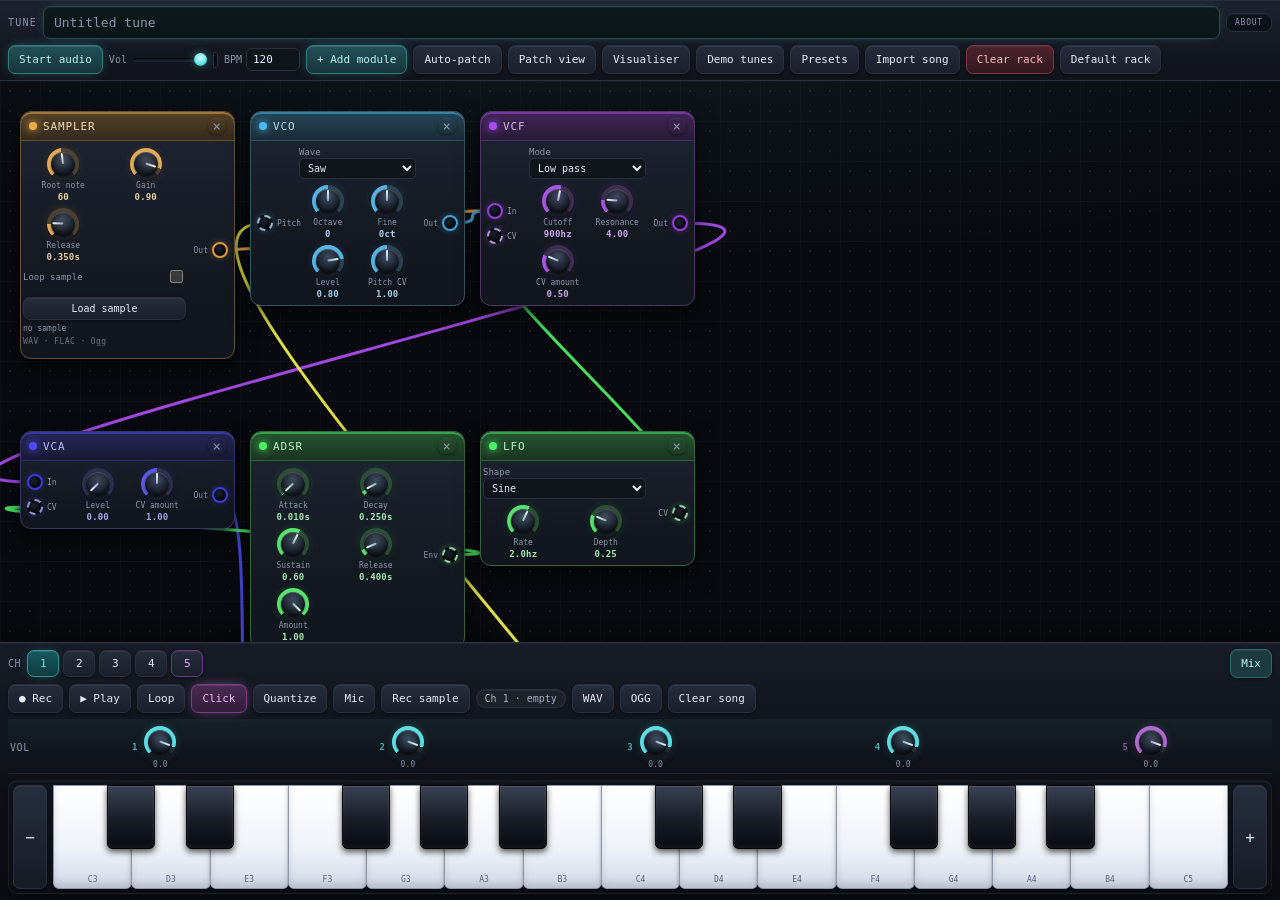
<file: index.html>
<!DOCTYPE html>
<html lang="en">
<head>
<meta charset="utf-8">
<meta name="viewport" content="width=device-width, initial-scale=1, maximum-scale=1, user-scalable=no, viewport-fit=cover">
<meta name="theme-color" content="#0b0d12">
<!-- Added to the Home Screen on a phone, this page opens as the app itself: no
     browser bars above or below it, its own icon and name, and the whole screen
     for the rack. iOS reads the apple- ones; the manifest asks the same of the
     browsers that want one. Opened as a link it is the same page as ever. -->
<meta name="apple-mobile-web-app-capable" content="yes">
<meta name="mobile-web-app-capable" content="yes">
<meta name="apple-mobile-web-app-status-bar-style" content="black-translucent">
<meta name="apple-mobile-web-app-title" content="Patch Bay">
<meta name="application-name" content="Patch Bay">
<title>Patch Bay</title>
<!-- What a link to the app says when it is shared: the browser's tab, and the
     card a chat, a search engine or a social post builds from the page. The
     promo page beside this one (ad.html) carries the same wording. -->
<meta name="description" content="Patch Bay is a free modular synthesiser that runs entirely in the browser: 72 modules, real patch cables, five recordable channels with a lyric track, 30 presets, demo tunes and WAV, FLAC and OGG export. Nothing to install.">
<meta property="og:type" content="website">
<meta property="og:site_name" content="Patch Bay">
<meta property="og:title" content="Patch Bay — a 72-module synth that runs in your browser">
<meta property="og:description" content="Drag real patch cables, record five parts, sing over them, export a WAV. Free, no install, works on a phone.">
<meta name="twitter:card" content="summary">
<!-- What a shared link shows: the app's own mark, as a PNG, because no chat, search
     engine or social site will draw an SVG in a card. A square picture is cropped
     to the card's shape around its middle, which is where the sockets are. -->
<meta property="og:image" content="https://christopherstones57-tech.github.io/Patch-Bay/favicon.png">
<meta property="og:image:type" content="image/png">
<meta property="og:image:alt" content="Two jack sockets on a dark rack panel, joined by a glowing patch cable.">
<meta name="twitter:image" content="https://christopherstones57-tech.github.io/Patch-Bay/favicon.png">
<link rel="canonical" href="https://christopherstones57-tech.github.io/Patch-Bay/">
<link rel="manifest" href="manifest.json">
<link rel="stylesheet" href="css/app.css?v=23">
<link rel="icon" type="image/png" href="favicon.png">
<link rel="apple-touch-icon" href="apple-touch-icon.png">
</head>
<body>
<!-- The door in front of the card. A browser will not let a page make a sound
     before the page has been touched, so the tune could never be played as the
     page loaded: the card stood there silently. This asks for that touch — js/splash.js
     takes the press, puts the card up and plays its tune from the same press. -->
<div id="pre-splash" role="dialog" aria-label="Press the screen to start Patch Bay">
  <p class="pre-splash-kicker">Patch Bay</p>
  <p class="pre-splash-start">Press the screen to start</p>
</div>
<!-- The card that stands in front of the app while the rack is built: the
     maker's name in coloured, extruded letters over a starburst, with a little
     tune. It is held back (splash-waiting) until the door above is pressed, so
     its letters arrive for the press rather than behind the door; js/splash.js
     then colours the letters, plays the tune and takes the card away. -->
<div id="splash" class="splash-waiting" role="dialog" aria-label="Patch Bay, made by Stonky73 at itch dot io">
  <div class="splash-rays" aria-hidden="true"></div>
  <div class="splash-rays thin" aria-hidden="true"></div>
  <div class="splash-glow" aria-hidden="true"></div>
  <div class="splash-card" aria-hidden="true">
    <p class="splash-line splash-made">Made By</p>
    <p class="splash-line splash-name">Stonky73</p>
    <p class="splash-line splash-site">@itch.io</p>
    <p class="splash-tap">Tap to begin</p>
  </div>
</div>
<div id="app">
  <header id="topbar">
    <div class="bar-row title-row">
      <span class="tune-label">Tune</span>
      <button id="btn-tune-name" class="unnamed" type="button" title="Tap to name this tune — its files are saved under it">Untitled tune</button>
      <input id="tune-name-input" type="text" maxlength="80" placeholder="Name this tune" aria-label="Name this tune" autocomplete="off" autocorrect="off" autocapitalize="sentences" spellcheck="false" enterkeyhint="done" hidden>
      <button id="btn-tune-save" class="primary" type="button" hidden>Save</button>
      <button id="btn-tune-cancel" type="button" hidden>Cancel</button>
      <!-- How many different people have opened Patch Bay, and how many times it
           has been opened in all. js/counter.js fills it in from the counter
           service; it stays out of the way until it has a number to show. -->
      <div id="viewer-count" class="viewer-count" title="Everyone who has opened Patch Bay, and every visit" hidden>
        <span class="viewer-stat" id="viewer-users-stat" hidden><b id="viewer-users">0</b><i id="viewer-users-label">users</i></span>
        <span class="viewer-stat" id="viewer-views-stat" hidden><b id="viewer-views">0</b><i id="viewer-views-label">views</i></span>
      </div>
      <!-- The one way out of the instrument: the page that says what it is. One
           word at the end of the title row, small enough that the tune's name
           keeps its room — and the only link a search engine can follow here. -->
      <a class="about-link" href="./ad.html" title="What Patch Bay is, in one page">About</a>
    </div>
    <div class="bar-row">
      <button id="btn-start" class="primary" type="button">Start audio</button>
      <label class="mini">Vol
        <input id="master" type="range" min="0" max="1" step="0.01" value="1">
        <span class="meter" id="master-meter" aria-hidden="true"><i></i></span>
      </label>
      <label class="mini">BPM
        <input id="bpm" type="number" min="40" max="240" step="1" value="120">
      </label>
      <button id="btn-add-module" class="primary" type="button">+ Add module</button>
      <button id="btn-autopatch" type="button">Auto-patch</button>
      <button id="btn-patch-view" type="button">Patch view</button>
      <button id="btn-visualiser" type="button">Visualiser</button>
      <button id="btn-demo" type="button">Demo tunes</button>
      <button id="btn-presets" type="button">Presets</button>
      <button id="btn-import" type="button" title="Import a song made with Patch Bay">Import song</button>
      <button id="btn-clear-rack" type="button">Clear rack</button>
      <button id="btn-reset" type="button">Default rack</button>
    </div>
  </header>

  <main id="rack">
    <div id="board">
      <svg id="cables"><g id="cable-layer"></g><path id="temp" class="cable temp" d=""></path></svg>
    </div>
  </main>

  <footer id="transport">
    <div class="bar-row chan-row" id="channel-bar">
      <span class="chan-label">Ch</span>
      <button class="chan on" type="button" data-channel="0" aria-label="Record to channel 1">1</button>
      <button class="chan" type="button" data-channel="1" aria-label="Record to channel 2">2</button>
      <button class="chan" type="button" data-channel="2" aria-label="Record to channel 3">3</button>
      <button class="chan" type="button" data-channel="3" aria-label="Record to channel 4">4</button>
      <button class="chan lyric" type="button" data-channel="4" aria-label="Record your lyrics to channel 5" title="Channel 5 records your lyrics">5</button>
      <button id="btn-mix" type="button">Mix</button>
    </div>
    <div class="bar-row">
      <button id="btn-rec" type="button">&#9679; Rec</button>
      <button id="btn-play" type="button">&#9654; Play</button>
      <button id="btn-loop" type="button">Loop</button>
      <button id="btn-click" type="button" title="A bar of count-in and a click under every take">Click</button>
      <button id="btn-quantize" type="button" title="Snap a take to the sixteenth note">Quantize</button>
      <button id="btn-mic" type="button">Mic</button>
      <button id="btn-rec-sample" type="button">Rec sample</button>
      <span id="song-info">0 notes</span>
      <button id="btn-wav" type="button">WAV</button>
      <button id="btn-ogg" type="button">OGG</button>
      <button id="btn-clear-song" type="button">Clear song</button>
    </div>
    <!-- One knob per channel. Each turns through 270° from silence, past 0 dB at
         the top of its travel, up to +6 dB; drag it up or down, and double-tap
         for 0 dB. The dial is drawn in CSS from --knob-sweep and --knob-angle,
         which js/keyboard.js sets from the channel's level. -->
    <div class="bar-row chan-vol-row" id="channel-vols" aria-label="Channel volumes">
      <span class="chan-label">Vol</span>
      <div class="chan-vol" data-channel="0">
        <span class="chan-vol-name" aria-hidden="true">1</span>
        <button class="knob" type="button" data-channel="0" role="slider" tabindex="0" aria-orientation="vertical" aria-label="Channel 1 volume" aria-valuemin="-60" aria-valuemax="6" aria-valuenow="0" aria-valuetext="0.0 dB" title="Channel 1 volume — drag up or down; double-tap for 0 dB">
          <span class="knob-dial"><i class="knob-cap"></i></span>
          <span class="knob-val">0.0</span>
        </button>
      </div>
      <div class="chan-vol" data-channel="1">
        <span class="chan-vol-name" aria-hidden="true">2</span>
        <button class="knob" type="button" data-channel="1" role="slider" tabindex="0" aria-orientation="vertical" aria-label="Channel 2 volume" aria-valuemin="-60" aria-valuemax="6" aria-valuenow="0" aria-valuetext="0.0 dB" title="Channel 2 volume — drag up or down; double-tap for 0 dB">
          <span class="knob-dial"><i class="knob-cap"></i></span>
          <span class="knob-val">0.0</span>
        </button>
      </div>
      <div class="chan-vol" data-channel="2">
        <span class="chan-vol-name" aria-hidden="true">3</span>
        <button class="knob" type="button" data-channel="2" role="slider" tabindex="0" aria-orientation="vertical" aria-label="Channel 3 volume" aria-valuemin="-60" aria-valuemax="6" aria-valuenow="0" aria-valuetext="0.0 dB" title="Channel 3 volume — drag up or down; double-tap for 0 dB">
          <span class="knob-dial"><i class="knob-cap"></i></span>
          <span class="knob-val">0.0</span>
        </button>
      </div>
      <div class="chan-vol" data-channel="3">
        <span class="chan-vol-name" aria-hidden="true">4</span>
        <button class="knob" type="button" data-channel="3" role="slider" tabindex="0" aria-orientation="vertical" aria-label="Channel 4 volume" aria-valuemin="-60" aria-valuemax="6" aria-valuenow="0" aria-valuetext="0.0 dB" title="Channel 4 volume — drag up or down; double-tap for 0 dB">
          <span class="knob-dial"><i class="knob-cap"></i></span>
          <span class="knob-val">0.0</span>
        </button>
      </div>
      <div class="chan-vol lyric" data-channel="4">
        <span class="chan-vol-name" aria-hidden="true">5</span>
        <button class="knob" type="button" data-channel="4" role="slider" tabindex="0" aria-orientation="vertical" aria-label="Channel 5 volume (lyrics)" aria-valuemin="-60" aria-valuemax="6" aria-valuenow="0" aria-valuetext="0.0 dB" title="Channel 5 volume, the lyrics — drag up or down; double-tap for 0 dB">
          <span class="knob-dial"><i class="knob-cap"></i></span>
          <span class="knob-val">0.0</span>
        </button>
      </div>
    </div>
    <div id="keyboard-wrap">
      <button id="oct-down" type="button" aria-label="Octave down">&minus;</button>
      <div id="keys" class="keys"></div>
      <button id="oct-up" type="button" aria-label="Octave up">+</button>
    </div>
  </footer>
</div>
<div id="module-sheet" class="sheet" aria-hidden="true">
  <div class="sheet-backdrop"></div>
  <div class="sheet-panel" role="dialog" aria-modal="true" aria-labelledby="module-sheet-title">
    <div class="sheet-head">
      <h2 id="module-sheet-title">Add a module</h2>
      <button id="sheet-close" type="button">Close</button>
    </div>
    <form id="module-search-form" class="sheet-search" role="search">
      <div class="sheet-search-row">
        <input id="module-search" type="search" placeholder="Search modules — osc, gen, fx, seq…" aria-label="Search modules" autocomplete="off" autocorrect="off" autocapitalize="none" spellcheck="false" enterkeyhint="search">
        <button id="module-search-clear" class="sheet-search-clear" type="button" hidden>Clear</button>
      </div>
      <button id="module-search-go" class="primary sheet-search-go" type="submit" aria-label="Enter the search term">Search</button>
    </form>
    <p class="sheet-hint" id="module-hint">Tap a module to add it to the rack. It patches itself in automatically.</p>
    <div class="sheet-list" id="module-list"></div>
  </div>
</div>
<div id="mix-sheet" class="sheet" aria-hidden="true">
  <div class="sheet-backdrop"></div>
  <div class="sheet-panel" role="dialog" aria-modal="true" aria-labelledby="mix-sheet-title">
    <div class="sheet-head">
      <h2 id="mix-sheet-title">Mix down</h2>
      <button id="mix-sheet-close" type="button">Close</button>
    </div>
    <p class="sheet-hint" id="mix-summary">Nothing recorded yet.</p>
    <div class="sheet-search">
      <div class="sheet-search-row">
        <input id="mix-name" type="text" placeholder="Name the mix — patch-bay-mix" aria-label="Name the exported files" maxlength="80" autocomplete="off" autocorrect="off" autocapitalize="sentences" spellcheck="false" enterkeyhint="done">
      </div>
    </div>
    <p class="sheet-hint">Every file is saved under that name — .wav, .flac, .ogg and .json.</p>
    <div class="sheet-list">
      <button id="mix-wav" class="module-option mix-option" type="button">
        <span class="module-option-name">WAV</span>
        <span class="module-option-desc">Renders all five channels offline, faster than real time — the lyrics mixed in with the notes. Lossless and plays anywhere.</span>
      </button>
      <button id="mix-flac" class="module-option mix-option" type="button">
        <span class="module-option-name">FLAC</span>
        <span class="module-option-desc">The same offline mix, compressed losslessly. The Sampler can load it back in.</span>
      </button>
      <button id="mix-ogg" class="module-option mix-option" type="button">
        <span class="module-option-name">OGG</span>
        <span class="module-option-desc">Recorded live as the mix plays, so it is small. Needs a browser that records Ogg.</span>
      </button>
      <button id="mix-song" class="module-option mix-option" type="button">
        <span class="module-option-name">Song file</span>
        <span class="module-option-desc">Saves every channel as one file — the notes, the rack each channel was recorded with, and the lyrics — to import again with Import.</span>
      </button>
    </div>
  </div>
</div>
<input id="song-file-input" type="file" accept=".json,application/json" hidden>
<div id="demo-sheet" class="sheet" aria-hidden="true">
  <div class="sheet-backdrop"></div>
  <div class="sheet-panel" role="dialog" aria-modal="true" aria-labelledby="demo-sheet-title">
    <div class="sheet-head">
      <h2 id="demo-sheet-title">Demo tunes</h2>
      <button id="demo-sheet-close" type="button">Close</button>
    </div>
    <p class="sheet-hint" id="demo-hint">Five pieces of their own, each on a different rack.</p>
    <div class="sheet-list" id="demo-list"></div>
  </div>
</div>
<div id="preset-sheet" class="sheet" aria-hidden="true">
  <div class="sheet-backdrop"></div>
  <div class="sheet-panel" role="dialog" aria-modal="true" aria-labelledby="preset-sheet-title">
    <div class="sheet-head">
      <h2 id="preset-sheet-title">Presets</h2>
      <button id="preset-sheet-close" type="button">Close</button>
    </div>
    <form id="preset-save-form" class="sheet-search" role="form">
      <div class="sheet-search-row">
        <input id="preset-name" type="text" placeholder="Name this patch — Acid bass, Ambient pad…" aria-label="Preset name" maxlength="60" autocomplete="off" autocorrect="off" autocapitalize="sentences" spellcheck="false" enterkeyhint="done">
      </div>
      <button id="preset-save" class="primary sheet-search-go" type="submit">Save preset</button>
    </form>
    <p class="sheet-hint" id="preset-hint">No presets yet — name this patch above and tap Save preset.</p>
    <div class="sheet-list preset-list" id="preset-list"></div>
  </div>
</div>
<div id="patch-view" role="dialog" aria-modal="true" aria-labelledby="patch-view-title" aria-hidden="true">
  <div class="patch-view-head">
    <h2 id="patch-view-title">Patch view</h2>
    <span id="patch-view-info"></span>
    <div class="patch-view-zoom">
      <button id="patch-view-zoom-out" type="button" aria-label="Zoom out">&minus;</button>
      <button id="patch-view-fit" type="button" aria-label="Fit the whole patch on screen">Fit</button>
      <button id="patch-view-zoom-in" type="button" aria-label="Zoom in">+</button>
    </div>
    <button id="patch-view-close" type="button">Close</button>
  </div>
  <div class="patch-view-body">
    <svg id="patch-map" aria-label="Map of every module and cable in the rack"></svg>
    <p class="patch-view-empty" id="patch-view-empty" hidden>The rack is empty — add modules with + Add module.</p>
  </div>
  <p class="patch-view-hint">Drag to move around · pinch or −/+ to zoom · tap a module to jump to its card in the rack.</p>
</div>
<div id="visualiser" role="dialog" aria-modal="true" aria-label="Audio visualiser" aria-hidden="true">
  <canvas id="visualiser-canvas"></canvas>
  <div class="visualiser-hud">
    <div class="visualiser-text">
      <strong>Patch Bay</strong>
      <span id="visualiser-info">Live audio</span>
    </div>
    <div class="visualiser-buttons">
      <button id="visualiser-demo" type="button">Demo tune</button>
      <button id="visualiser-close" type="button">Close</button>
    </div>
  </div>
  <div class="visualiser-keyrow">
    <button id="visualiser-oct-down" type="button" aria-label="Octave down">&minus;</button>
    <button id="visualiser-oct-up" type="button" aria-label="Octave up">+</button>
    <div id="visualiser-keys" class="keys" aria-label="Play the patch from the visualiser"></div>
  </div>
</div>
<!-- A silent looping file that keeps the page on the phone's media playback
     session, so Web Audio comes out of the speaker at the phone's own volume.
     main.js starts it in the player's first tap; it never makes a sound. -->
<audio id="audio-session" loop playsinline preload="auto" aria-hidden="true"></audio>
<div id="toast"></div>
<!-- If the module graph never loads — a half-cached build, say — the page stands
     there looking alive with an empty keybed and buttons that answer nothing.
     Say what the browser reported rather than going quiet. -->
<script>
  window.addEventListener('error', function (e) {
    var toast = document.getElementById('toast');
    if (!toast || !e || !e.message) return;
    toast.textContent = 'Patch Bay could not start: ' + e.message + ' — reload the page';
    toast.classList.add('show');
  });
</script>
<script src="js/splash.js?v=18"></script>
<script src="js/counter.js?v=13"></script>
<script type="module" src="js/main.js?v=17"></script>
</body>
</html>
</file>
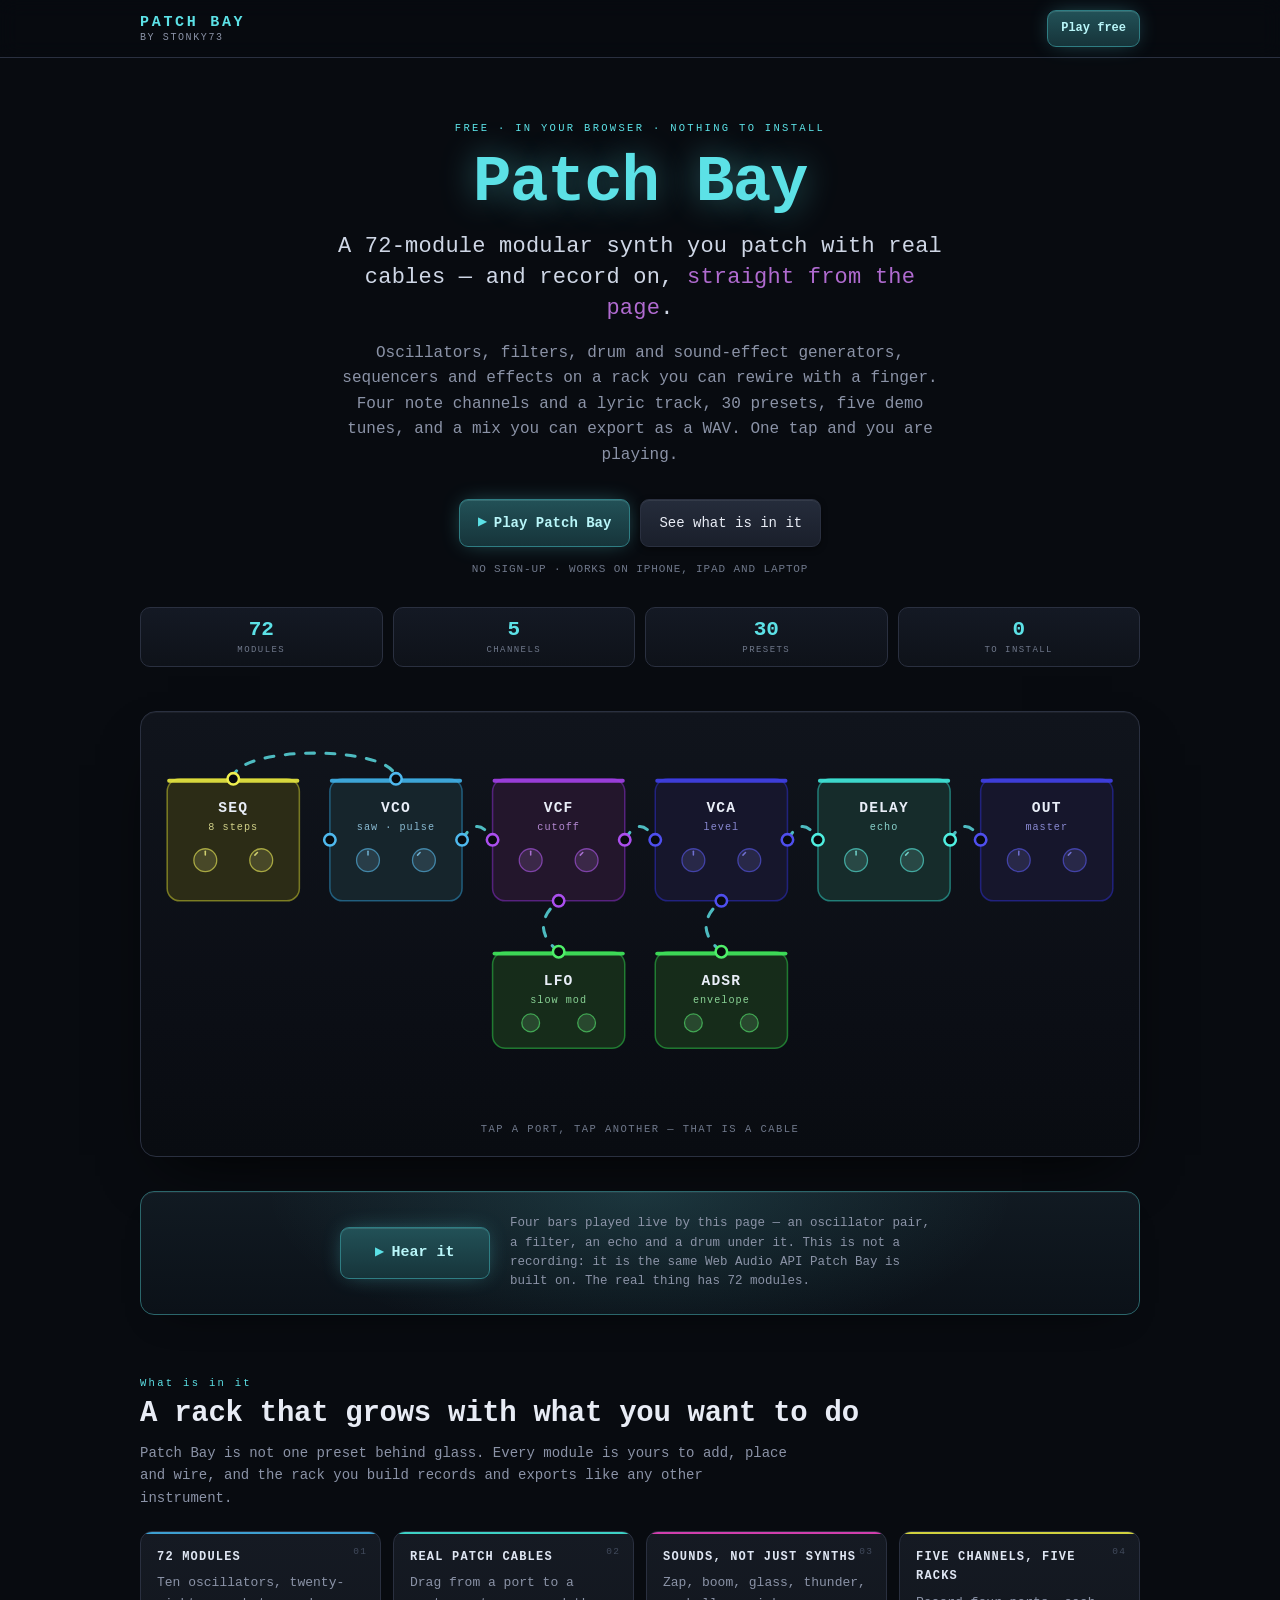
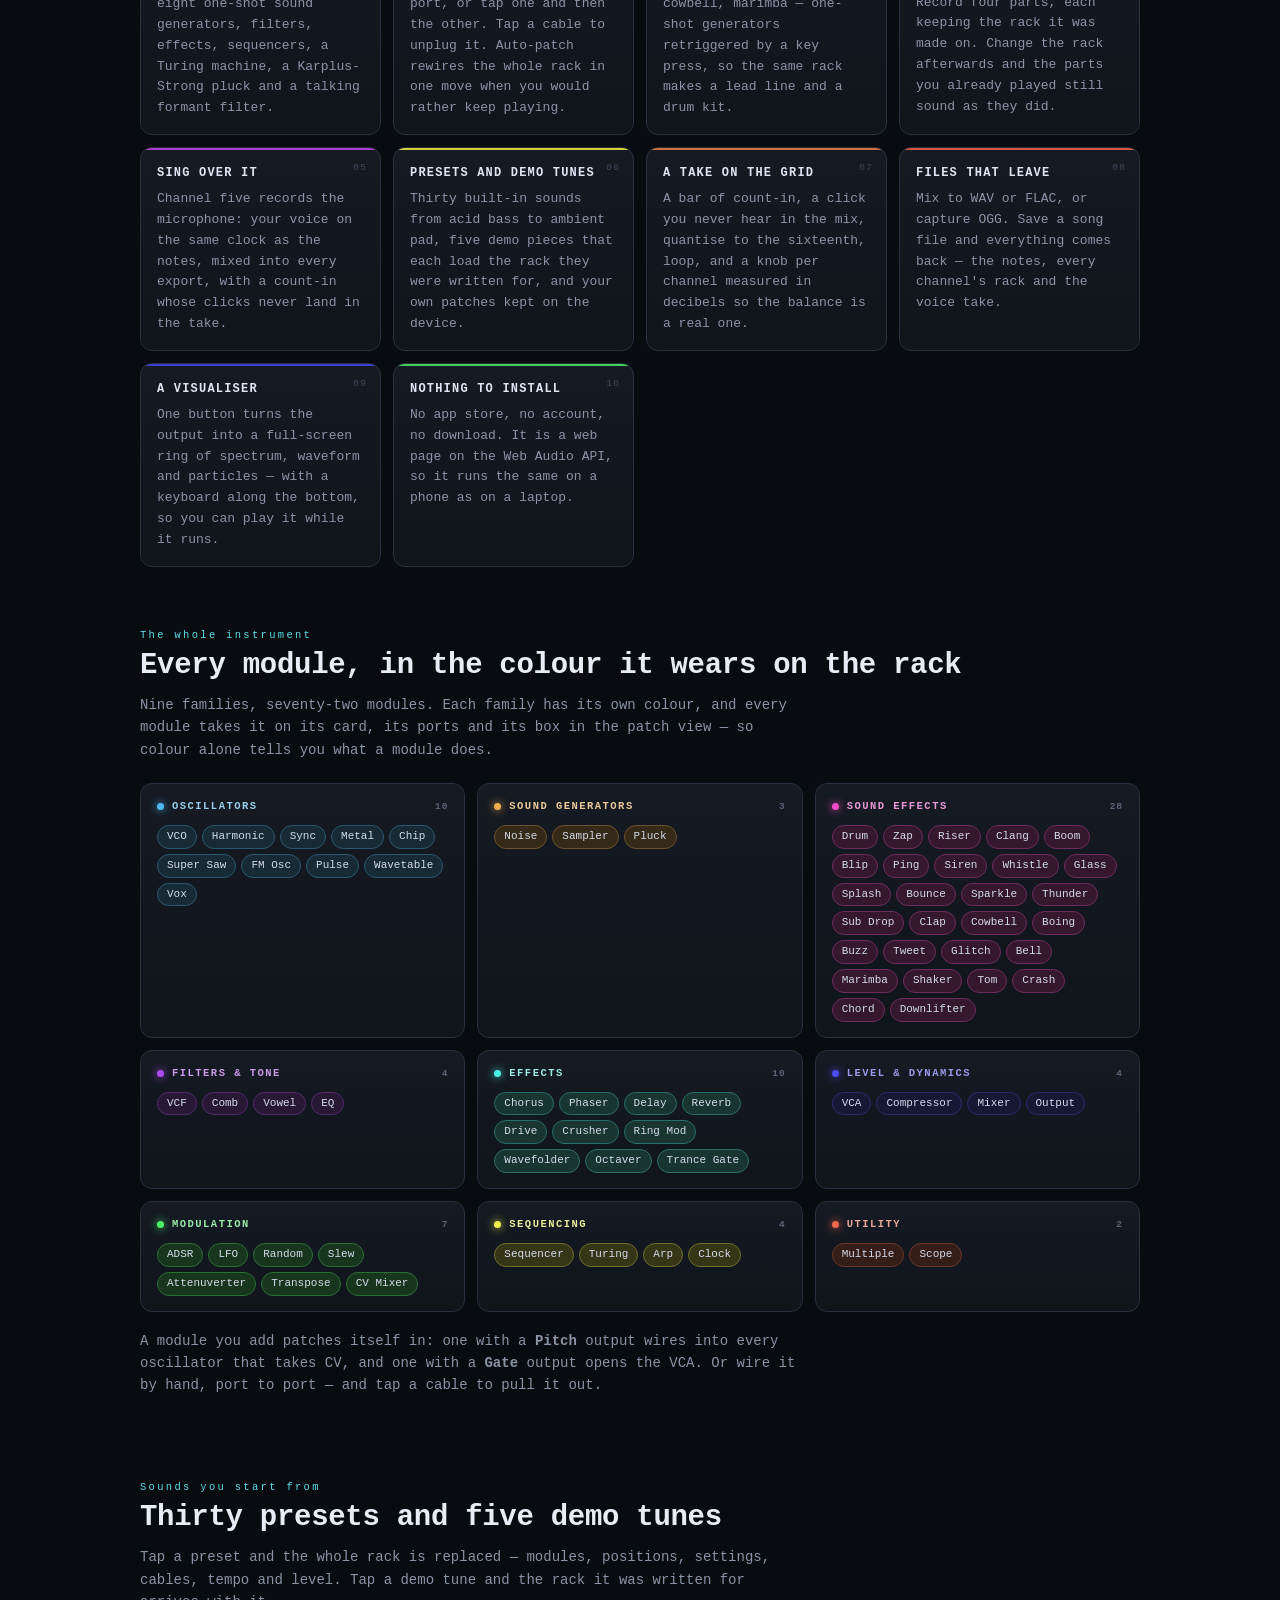
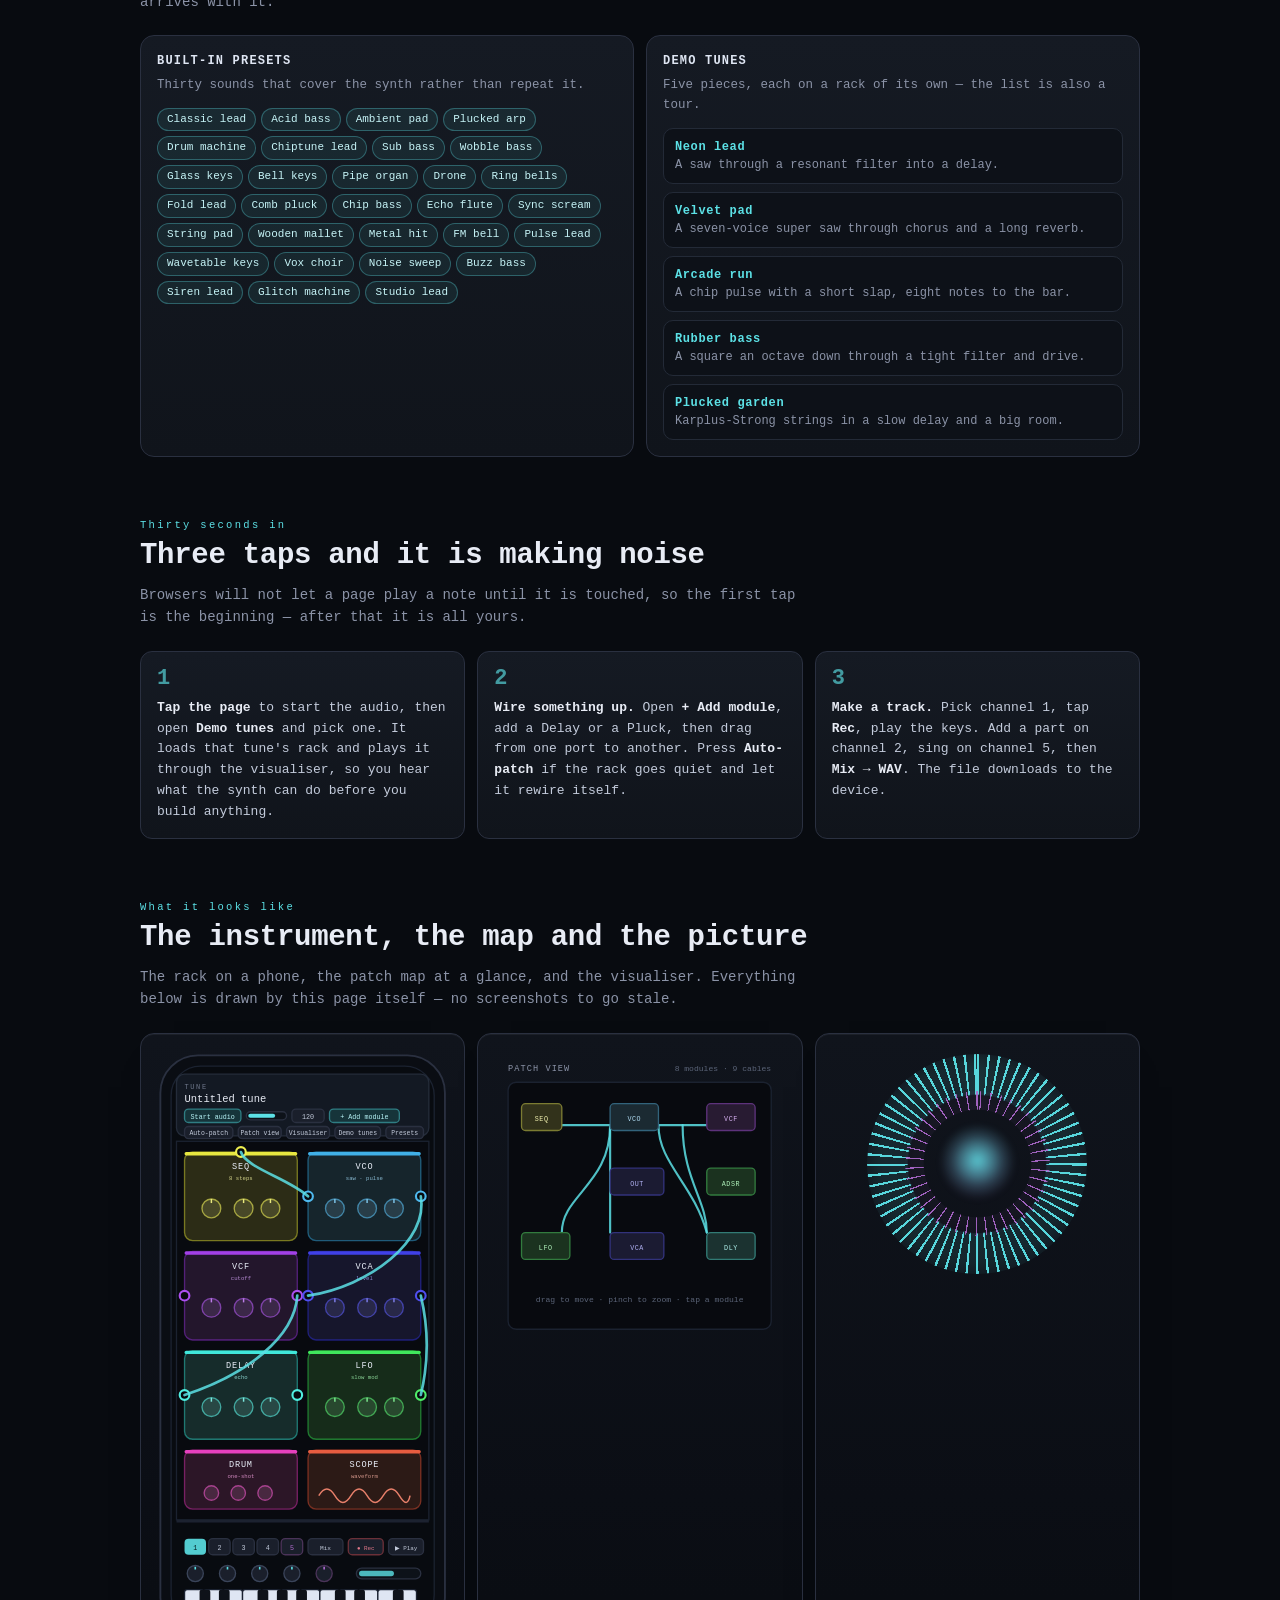
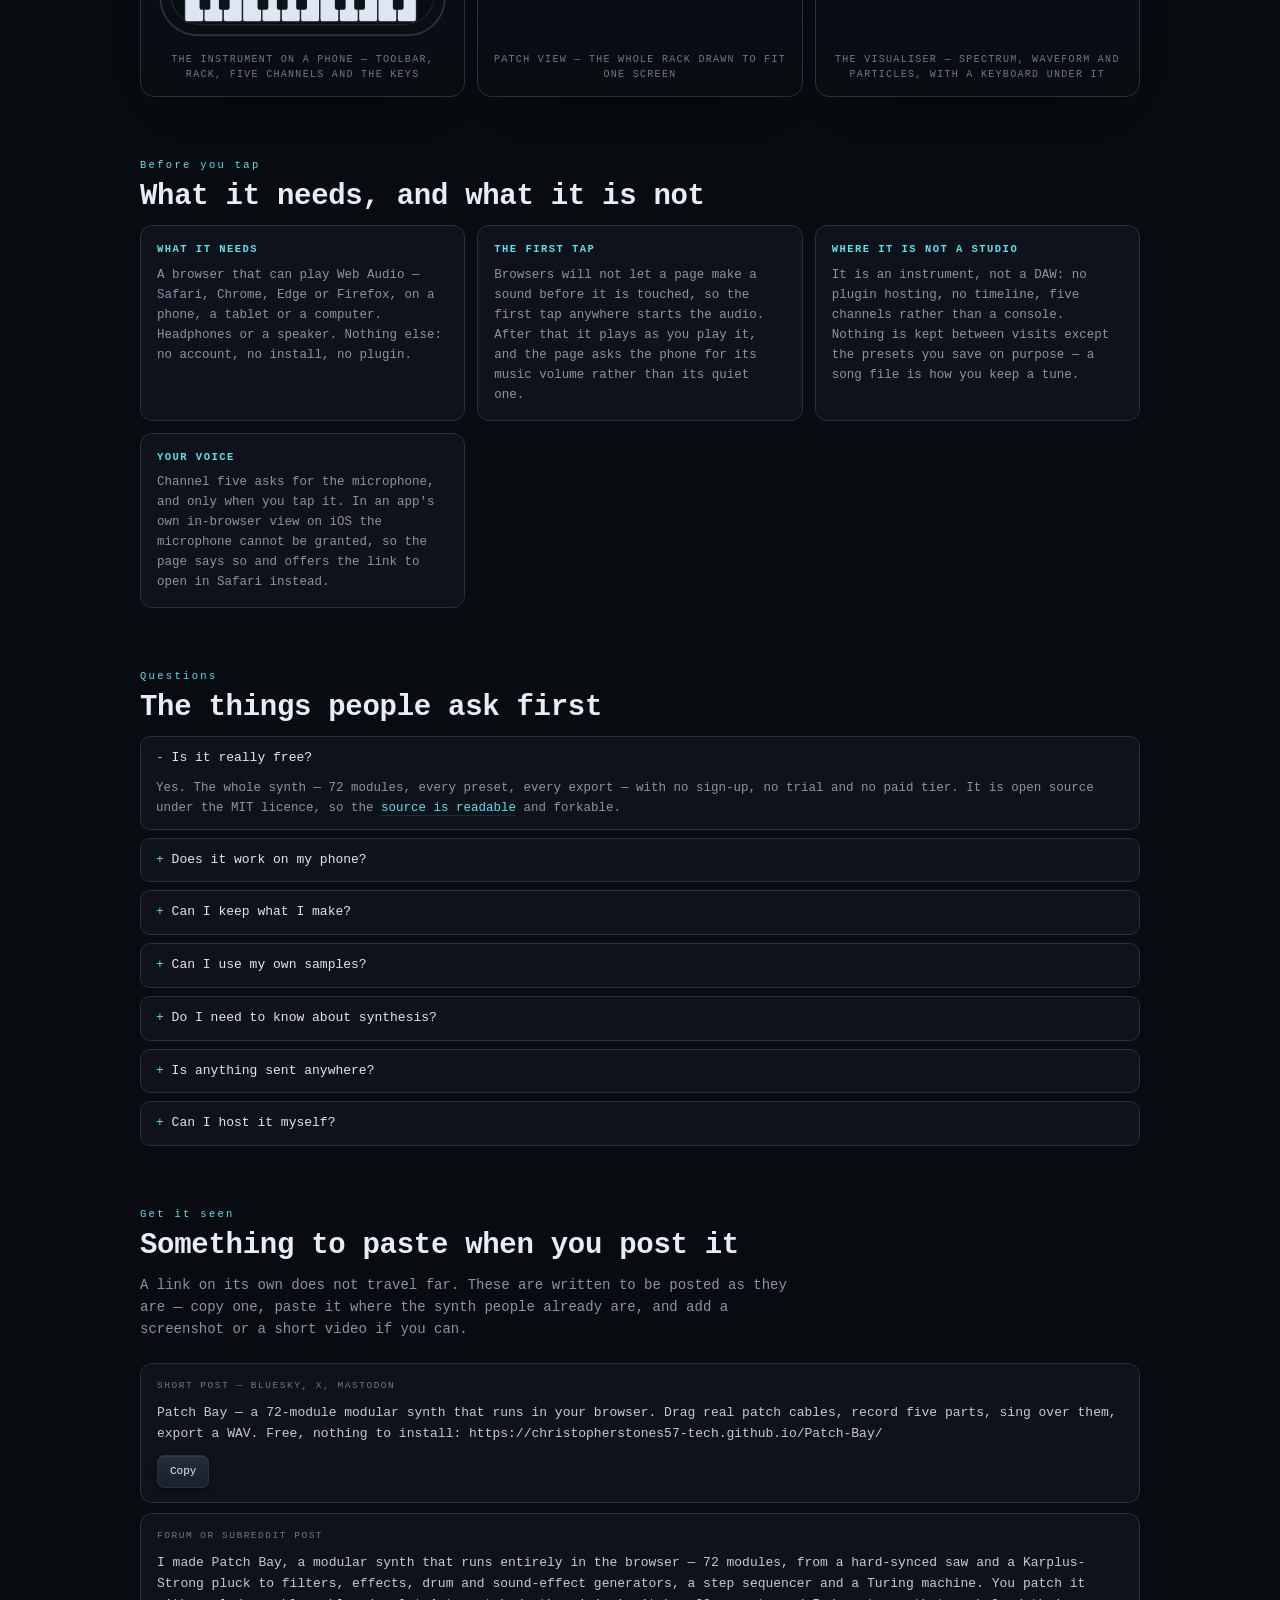
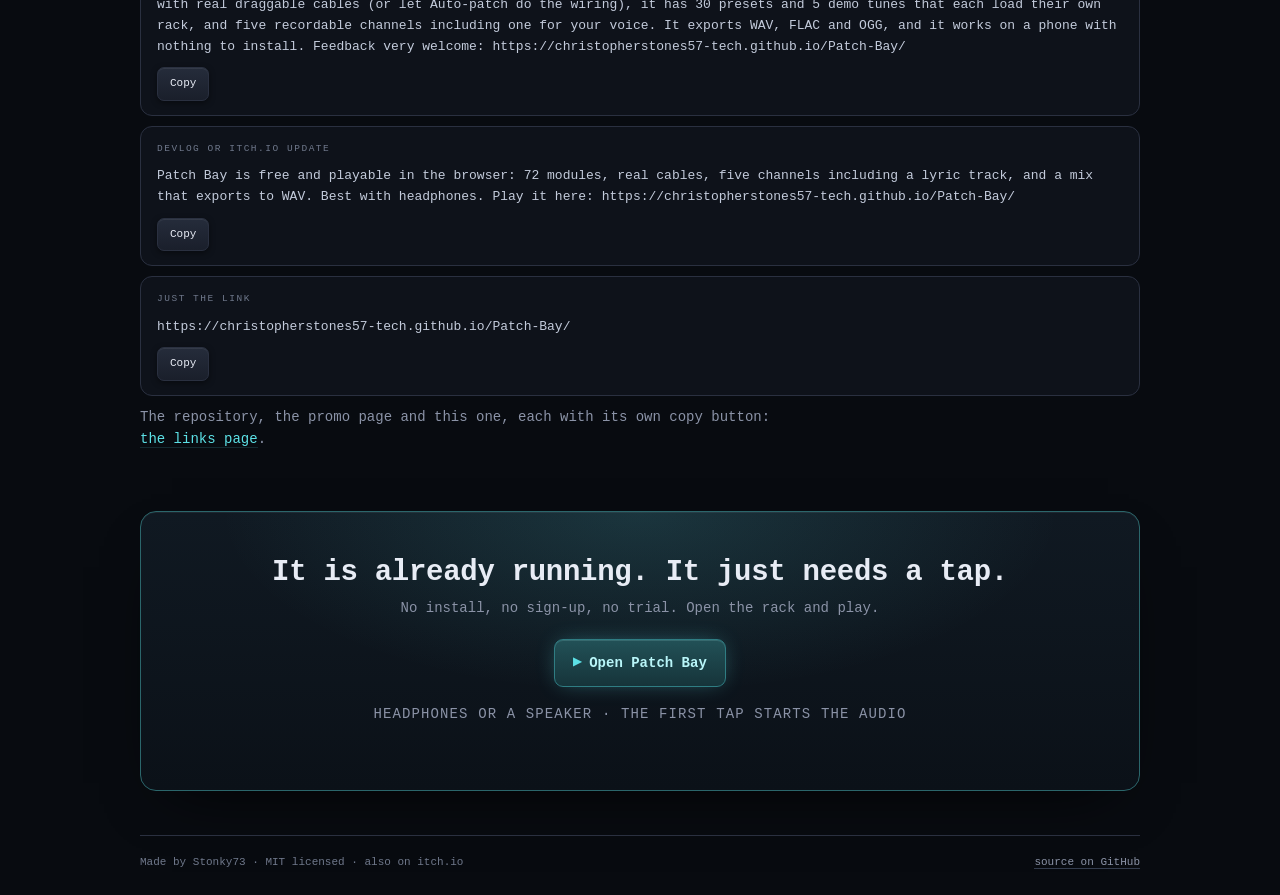
<file: ad.html>
<!DOCTYPE html>
<html lang="en">
<head>
<meta charset="utf-8">
<meta name="viewport" content="width=device-width, initial-scale=1, viewport-fit=cover">
<meta name="theme-color" content="#080b10">
<title>Patch Bay — a 72-module synth that runs in your browser</title>
<meta name="description" content="Patch Bay is a free modular synthesiser that runs entirely in the browser: 72 modules, real patch cables, five recordable channels with a lyric track, 30 presets, demo tunes, and WAV, FLAC and OGG export. Nothing to install.">
<meta property="og:type" content="website">
<meta property="og:site_name" content="Patch Bay">
<meta property="og:title" content="Patch Bay — a 72-module synth that runs in your browser">
<meta property="og:description" content="Drag real patch cables, record five parts, sing over them, export a WAV. Free, no install, works on a phone.">
<meta name="twitter:card" content="summary">
<meta name="twitter:title" content="Patch Bay — a 72-module synth in your browser">
<meta name="twitter:description" content="72 modules, real cables, five channels and a lyric track. Free, nothing to install.">
<!-- What a posted link shows before anyone taps it: the app's own mark, as a PNG,
     because no chat, search engine or social site will draw an SVG in a card. A
     square picture is cropped to the card's shape around its middle — which is
     where the two sockets and their cable are. -->
<meta property="og:image" content="https://christopherstones57-tech.github.io/Patch-Bay/favicon.png">
<meta property="og:image:type" content="image/png">
<meta property="og:image:alt" content="Two jack sockets on a dark rack panel, joined by a glowing patch cable.">
<meta name="twitter:image" content="https://christopherstones57-tech.github.io/Patch-Bay/favicon.png">
<link rel="canonical" href="https://christopherstones57-tech.github.io/Patch-Bay/ad.html">
<!-- Two ports, joined: the page's mark, drawn inline so the ad stays one file
     with nothing to load and nothing to break. -->
<link rel="icon" href="data:image/svg+xml,%3Csvg xmlns='http://www.w3.org/2000/svg' viewBox='0 0 32 32'%3E%3Crect width='32' height='32' rx='7' fill='%230b0f16'/%3E%3Cpath d='M11 16 Q16 6 21 16' fill='none' stroke='%235ce1e6' stroke-width='2.4' stroke-linecap='round'/%3E%3Ccircle cx='11' cy='16' r='3.6' fill='%230b0f16' stroke='%235ce1e6' stroke-width='2.2'/%3E%3Ccircle cx='21' cy='16' r='3.6' fill='%230b0f16' stroke='%23b06bd0' stroke-width='2.2'/%3E%3C/svg%3E">
<!-- The page that sells the app: one file, no build step, no dependencies. Every
     link to the synth is ./index.html so it works on any host that serves the
     folder as it is — FreeMilk, GitHub Pages, itch.io, or a phone on a laptop's
     local server. -->
<style>
:root {
  --bg: #080b10;
  --panel: #12161e;
  --panel-2: #161a22;
  --line: #2a3040;
  --text: #e8ecf5;
  --muted: #8b93a7;
  --accent: #5ce1e6;
  --accent-soft: rgba(92, 225, 230, 0.14);
  --accent-glow: rgba(92, 225, 230, 0.45);
  --lyric: #b06bd0;
}

* { box-sizing: border-box; }

html {
  scroll-behavior: smooth;
  /* The header is sticky, so a jump to #inside has to leave room for it: without
     this the section's own heading lands underneath the bar. */
  scroll-padding-top: calc(72px + env(safe-area-inset-top));
}

body {
  margin: 0;
  padding-bottom: calc(24px + env(safe-area-inset-bottom));
  color: var(--text);
  font-family: ui-monospace, SFMono-Regular, Menlo, monospace;
  font-size: 15px;
  line-height: 1.6;
  background:
    radial-gradient(1200px 620px at 50% -10%, rgba(48, 92, 114, 0.34), transparent 68%),
    radial-gradient(900px 520px at 92% 106%, rgba(96, 52, 118, 0.26), transparent 70%),
    var(--bg);
  -webkit-text-size-adjust: 100%;
}

.wrap { width: min(100% - 32px, 1000px); margin: 0 auto; }

/* Header ----------------------------------------------------------------- */

.top {
  position: sticky;
  top: 0;
  z-index: 5;
  border-bottom: 1px solid var(--line);
  background: rgba(8, 11, 16, 0.72);
  -webkit-backdrop-filter: blur(10px);
  backdrop-filter: blur(10px);
}
.top .wrap {
  display: flex;
  align-items: center;
  justify-content: space-between;
  gap: 12px;
  padding-top: calc(10px + env(safe-area-inset-top));
  padding-bottom: 10px;
}
.brand {
  display: flex;
  flex-direction: column;
  gap: 1px;
  text-decoration: none;
  color: var(--text);
  line-height: 1.15;
}
.brand strong {
  font-size: 15px;
  letter-spacing: 0.18em;
  text-transform: uppercase;
  color: var(--accent);
}
.brand span { font-size: 10px; letter-spacing: 0.16em; text-transform: uppercase; color: var(--muted); }

/* Buttons ---------------------------------------------------------------- */

.btn {
  display: inline-flex;
  align-items: center;
  justify-content: center;
  gap: 8px;
  font: inherit;
  font-size: 14px;
  text-decoration: none;
  color: var(--text);
  background: linear-gradient(#252c3b, #1a1f2b);
  border: 1px solid var(--line);
  border-radius: 9px;
  padding: 12px 18px;
  cursor: pointer;
  box-shadow: inset 0 1px 0 rgba(255, 255, 255, 0.07), 0 2px 6px rgba(0, 0, 0, 0.45);
  transition: transform 0.12s ease, background 0.12s ease, border-color 0.12s ease, box-shadow 0.12s ease;
  -webkit-tap-highlight-color: transparent;
}
.btn:active { transform: scale(0.98); }
.btn:disabled { opacity: 0.5; }
:focus-visible { outline: 2px solid var(--accent); outline-offset: 2px; }
@media (hover: hover) {
  .btn:hover { background: linear-gradient(#2b3346, #1e2431); border-color: #3a4459; }
}
.btn.primary {
  background: linear-gradient(#225157, #16343a);
  border-color: #2f7d83;
  color: #b9f6f9;
  font-weight: 700;
  box-shadow: inset 0 1px 0 rgba(180, 255, 255, 0.14), 0 0 22px -6px var(--accent-glow);
}
@media (hover: hover) {
  .btn.primary:hover { background: linear-gradient(#2a6167, #184046); border-color: #3d99a0; }
}
.btn.small { font-size: 12px; padding: 8px 13px; }
.btn .tri { font-size: 11px; color: var(--accent); }
.btn.primary.on {
  background: linear-gradient(#12504f, #0e3a3c);
  border-color: #3d99a0;
  color: var(--accent);
}

/* Hero ------------------------------------------------------------------- */

.hero { padding: clamp(28px, 7vw, 62px) 0 0; text-align: center; }

.eyebrow {
  margin: 0 0 14px;
  font-size: 10.5px;
  letter-spacing: 0.22em;
  text-transform: uppercase;
  color: var(--accent);
}

h1 {
  margin: 0;
  font-size: clamp(32px, 7.6vw, 64px);
  line-height: 1.02;
  letter-spacing: -0.02em;
  font-weight: 700;
}
h1 .mark {
  display: block;
  color: var(--accent);
  text-shadow: 0 0 34px var(--accent-glow);
}
h1 .sub {
  display: block;
  margin: 16px auto 0;
  max-width: 620px;
  font-size: clamp(15px, 3.6vw, 22px);
  line-height: 1.4;
  letter-spacing: 0.01em;
  font-weight: 400;
  color: #cfd7e6;
  text-shadow: none;
}
h1 .sub em { color: var(--lyric); font-style: normal; }

.lede {
  max-width: 620px;
  margin: 16px auto 0;
  color: var(--muted);
  font-size: clamp(13.5px, 3.4vw, 16px);
}

.cta-row {
  display: flex;
  flex-wrap: wrap;
  gap: 10px;
  justify-content: center;
  margin: clamp(22px, 5vw, 30px) 0 0;
}

.fineprint {
  margin: 14px 0 0;
  font-size: 11px;
  letter-spacing: 0.08em;
  text-transform: uppercase;
  color: #6f788b;
}

/* The numbers the whole pitch rests on ----------------------------------- */

.facts {
  display: grid;
  grid-template-columns: repeat(auto-fit, minmax(112px, 1fr));
  gap: 10px;
  margin: clamp(20px, 4vw, 28px) 0 0;
  padding: 0;
  list-style: none;
}
.facts li {
  padding: 10px 12px 9px;
  border: 1px solid var(--line);
  border-radius: 10px;
  background: linear-gradient(#141924, #0e1219);
  text-align: center;
}
.facts b {
  display: block;
  font-size: 21px;
  line-height: 1.1;
  letter-spacing: -0.01em;
  color: var(--accent);
}
.facts span {
  display: block;
  margin-top: 2px;
  font-size: 9px;
  letter-spacing: 0.16em;
  text-transform: uppercase;
  color: #6f788b;
}

/* The rack --------------------------------------------------------------- */

.rack-wrap {
  margin: clamp(26px, 6vw, 44px) auto 0;
  padding: clamp(8px, 2vw, 16px);
  border: 1px solid var(--line);
  border-radius: 16px;
  background: linear-gradient(#10141c, #0b0e15 70%, #090c11);
  box-shadow: 0 26px 60px -28px rgba(0, 0, 0, 0.95), inset 0 1px 0 rgba(255, 255, 255, 0.05);
  overflow: hidden;
}
.rack { display: block; width: 100%; height: auto; }
.rack text {
  font-family: ui-monospace, SFMono-Regular, Menlo, monospace;
  text-anchor: middle;
}
.rack .cable {
  fill: none;
  stroke: var(--accent);
  stroke-width: 2.4;
  stroke-linecap: round;
  opacity: 0.82;
  stroke-dasharray: 7 9;
  animation: flow 1.4s linear infinite;
}
.rack .cable:nth-child(2n) { animation-delay: -0.35s; }
.rack .cable:nth-child(3n) { animation-delay: -0.7s; }
.rack .cable:nth-child(4n) { animation-delay: -1.05s; }
@keyframes flow { to { stroke-dashoffset: -32; } }

.rack .card .body {
  fill: hsl(var(--h) 34% 13%);
  stroke: hsl(var(--h) 62% 48% / 0.55);
  stroke-width: 1.2;
}
.rack .card .stripe { fill: hsl(var(--h) 78% 58%); opacity: 0.92; }
.rack .card .name { fill: #e9eef8; font-size: 11.5px; font-weight: 700; letter-spacing: 0.08em; }
.rack .card .sub { fill: hsl(var(--h) 45% 68%); font-size: 8px; letter-spacing: 0.1em; }
.rack .card .knob {
  fill: hsl(var(--h) 28% 22%);
  stroke: hsl(var(--h) 62% 58% / 0.7);
  stroke-width: 1;
}
.rack .card .tick { stroke: hsl(var(--h) 70% 70%); stroke-width: 1.2; stroke-linecap: round; opacity: 0.85; }
.rack .card .port {
  fill: #070a0e;
  stroke: hsl(var(--h) 82% 62%);
  stroke-width: 2;
}
.rack .card { animation: rise 0.55s ease both; }
.rack .card:nth-of-type(2) { animation-delay: 0.05s; }
.rack .card:nth-of-type(3) { animation-delay: 0.1s; }
.rack .card:nth-of-type(4) { animation-delay: 0.15s; }
.rack .card:nth-of-type(5) { animation-delay: 0.2s; }
.rack .card:nth-of-type(6) { animation-delay: 0.25s; }
.rack .card:nth-of-type(7) { animation-delay: 0.3s; }
.rack .card:nth-of-type(8) { animation-delay: 0.35s; }
@keyframes rise {
  from { opacity: 0; transform: translateY(10px); }
  to { opacity: 1; transform: translateY(0); }
}

.rack-caption {
  margin: 12px 0 2px;
  text-align: center;
  font-size: 10.5px;
  letter-spacing: 0.14em;
  text-transform: uppercase;
  color: #6f788b;
}

/* Hear it ---------------------------------------------------------------- */

.hear {
  display: flex;
  flex-wrap: wrap;
  align-items: center;
  justify-content: center;
  gap: 14px 20px;
  margin: clamp(24px, 5vw, 34px) 0 0;
  padding: clamp(16px, 4vw, 22px);
  border: 1px solid #2b666b;
  border-radius: 14px;
  background:
    radial-gradient(520px 220px at 50% 0%, var(--accent-soft), transparent 72%),
    linear-gradient(#111a22, #0b1118);
  box-shadow: inset 0 1px 0 rgba(255, 255, 255, 0.06), 0 18px 40px -30px #000;
}
.hear .btn { font-size: 15px; padding: 13px 22px; min-width: 150px; }
.hear p { margin: 0; max-width: 430px; font-size: 12.5px; line-height: 1.55; color: var(--muted); }
.hear p a { color: var(--accent); text-decoration: none; border-bottom: 1px solid var(--accent-soft); }

/* Sections --------------------------------------------------------------- */

section { padding: clamp(34px, 7vw, 62px) 0 0; }

h2 {
  margin: 0 0 10px;
  font-size: clamp(20px, 4.4vw, 29px);
  line-height: 1.2;
  letter-spacing: -0.01em;
}
h2 .num {
  display: block;
  margin-bottom: 8px;
  font-size: 10.5px;
  letter-spacing: 0.22em;
  color: var(--accent);
  font-weight: 400;
}
.section-lede { max-width: 660px; margin: 0 0 22px; color: var(--muted); font-size: 14px; }
.section-lede a { color: var(--accent); text-decoration: none; border-bottom: 1px solid var(--accent-soft); }

.grid {
  display: grid;
  grid-template-columns: repeat(auto-fit, minmax(228px, 1fr));
  gap: 12px;
}
.tile {
  position: relative;
  padding: 16px 16px 15px;
  border: 1px solid var(--line);
  border-radius: 12px;
  background: linear-gradient(#151a23, #10141b);
  overflow: hidden;
}
.tile::before {
  content: "";
  position: absolute;
  inset: 0 0 auto;
  height: 2px;
  background: hsl(var(--h, 190) 76% 58%);
  opacity: 0.9;
}
.tile .num {
  position: absolute;
  top: 12px;
  right: 13px;
  font-size: 9.5px;
  letter-spacing: 0.12em;
  color: #414a5c;
}
.tile h3 {
  margin: 0 0 6px;
  font-size: 12px;
  letter-spacing: 0.1em;
  text-transform: uppercase;
  color: #dfe6f3;
}
.tile p { margin: 0; font-size: 13px; color: var(--muted); }

/* Every module, by group ------------------------------------------------- */

.groups {
  display: grid;
  grid-template-columns: repeat(auto-fit, minmax(268px, 1fr));
  gap: 12px;
}
.group {
  padding: 14px 16px 15px;
  border: 1px solid var(--line);
  border-radius: 12px;
  background: linear-gradient(#151a23, #10141b);
}
.group h3 {
  display: flex;
  align-items: center;
  gap: 8px;
  margin: 0 0 10px;
  font-size: 10.5px;
  letter-spacing: 0.14em;
  text-transform: uppercase;
  color: hsl(var(--h) 66% 76%);
}
.group h3 .dot {
  flex: 0 0 auto;
  width: 7px;
  height: 7px;
  border-radius: 50%;
  background: hsl(var(--h) 85% 62%);
  box-shadow: 0 0 9px hsl(var(--h) 85% 62%);
}
.group h3 .count {
  margin-left: auto;
  font-size: 9.5px;
  letter-spacing: 0.1em;
  color: #5b6478;
}
.chips { display: flex; flex-wrap: wrap; gap: 5px; margin: 0; padding: 0; list-style: none; }
.chips li {
  padding: 3px 9px 4px;
  font-size: 11px;
  line-height: 1.35;
  color: #d3dbea;
  background: hsl(var(--h) 38% 15%);
  border: 1px solid hsl(var(--h) 44% 30%);
  border-radius: 20px;
}
.chips.accent {
  --h: 190;
}
.chips.accent li {
  background: rgba(92, 225, 230, 0.08);
  border-color: rgba(92, 225, 230, 0.32);
  color: #c6f4f7;
}

/* Sounds you start from -------------------------------------------------- */

.two {
  display: grid;
  grid-template-columns: repeat(auto-fit, minmax(290px, 1fr));
  gap: 12px;
}
.panel {
  padding: 16px;
  border: 1px solid var(--line);
  border-radius: 14px;
  background: linear-gradient(#151a23, #10141b);
}
.panel h3 {
  margin: 0 0 3px;
  font-size: 12px;
  letter-spacing: 0.1em;
  text-transform: uppercase;
  color: #dfe6f3;
}
.panel .small { margin: 0 0 13px; font-size: 12.5px; color: var(--muted); }

.tunes { display: flex; flex-direction: column; gap: 8px; margin: 0; padding: 0; list-style: none; }
.tunes li {
  padding: 9px 11px;
  border: 1px solid #232a37;
  border-radius: 10px;
  background: #0d1118;
  font-size: 12px;
  line-height: 1.5;
  color: #b9c2d2;
}
.tunes b { display: block; color: var(--accent); font-size: 12px; letter-spacing: 0.05em; }
.tunes span { color: var(--muted); }

/* Three steps ------------------------------------------------------------ */

.steps {
  display: grid;
  grid-template-columns: repeat(auto-fit, minmax(240px, 1fr));
  gap: 12px;
  margin: 0;
  padding: 0;
  list-style: none;
  counter-reset: step;
}
.steps li {
  counter-increment: step;
  position: relative;
  padding: 16px 16px 15px;
  border: 1px solid var(--line);
  border-radius: 12px;
  background: linear-gradient(#151a23, #10141b);
  font-size: 13px;
  color: #c3cbdb;
}
.steps li::before {
  content: counter(step);
  display: block;
  margin-bottom: 8px;
  font-size: 22px;
  line-height: 1;
  font-weight: 700;
  color: var(--accent);
  opacity: 0.65;
}
.steps strong { color: var(--text); }

/* What it looks like ----------------------------------------------------- */

.shots {
  display: grid;
  grid-template-columns: repeat(auto-fit, minmax(240px, 1fr));
  gap: 12px;
}
.shot {
  display: flex;
  flex-direction: column;
  align-items: center;
  justify-content: space-between;
  gap: 12px;
  margin: 0;
  padding: 16px 14px 14px;
  border: 1px solid var(--line);
  border-radius: 14px;
  background: linear-gradient(#10141c, #0b0e15 70%, #090c11);
  box-shadow: inset 0 1px 0 rgba(255, 255, 255, 0.05), 0 20px 44px -34px #000;
  overflow: hidden;
}
.shot svg { display: block; width: 100%; max-width: 300px; height: auto; }
/* The mockup's labels are centred on the thing they name. The few that are not
   — the tune name, the patch view's own header — carry a text-anchor of their
   own and keep it, so this only reaches the ones that mean "centred". */
.shot svg text:not([text-anchor]) { text-anchor: middle; }
.shot figcaption {
  font-size: 10px;
  letter-spacing: 0.13em;
  text-transform: uppercase;
  color: #6f788b;
  text-align: center;
  line-height: 1.5;
}

/* The visualiser, drawn the way the app draws it: a ring of spectrum around a
   glowing core, turning slowly. */
.viz {
  position: relative;
  width: min(100%, 220px);
  aspect-ratio: 1;
  display: grid;
  place-items: center;
  margin: 4px 0;
}
.viz i {
  position: absolute;
  inset: 0;
  border-radius: 50%;
  background: repeating-conic-gradient(from 0deg, rgba(92, 225, 230, 0.95) 0deg 1.3deg, transparent 1.3deg 5.6deg);
  -webkit-mask: radial-gradient(circle at 50% 50%, transparent 0 44%, #000 45% 72%, transparent 73%);
  mask: radial-gradient(circle at 50% 50%, transparent 0 44%, #000 45% 72%, transparent 73%);
  filter: drop-shadow(0 0 9px rgba(92, 225, 230, 0.5));
  animation: turn 24s linear infinite;
}
.viz i + i {
  inset: 17%;
  background: repeating-conic-gradient(from 2deg, rgba(176, 107, 208, 0.9) 0deg 1.1deg, transparent 1.1deg 8.5deg);
  -webkit-mask: radial-gradient(circle at 50% 50%, transparent 0 52%, #000 53% 82%, transparent 83%);
  mask: radial-gradient(circle at 50% 50%, transparent 0 52%, #000 53% 82%, transparent 83%);
  filter: drop-shadow(0 0 8px rgba(176, 107, 208, 0.45));
  animation: turn 38s linear infinite reverse;
}
.viz b {
  width: 34%;
  aspect-ratio: 1;
  border-radius: 50%;
  background:
    radial-gradient(circle at 50% 46%, rgba(92, 225, 230, 0.85), rgba(92, 225, 230, 0.16) 46%, transparent 68%),
    radial-gradient(circle, rgba(176, 107, 208, 0.3), transparent 72%);
  filter: blur(3px);
}
@keyframes turn { to { transform: rotate(360deg); } }

/* Honest limits ---------------------------------------------------------- */

.notes {
  display: grid;
  grid-template-columns: repeat(auto-fit, minmax(268px, 1fr));
  gap: 12px;
}
.note {
  padding: 15px 16px;
  border: 1px solid var(--line);
  border-radius: 12px;
  background: #0e121a;
}
.note h3 {
  margin: 0 0 7px;
  font-size: 10.5px;
  letter-spacing: 0.14em;
  text-transform: uppercase;
  color: var(--accent);
}
.note p { margin: 0; font-size: 12.5px; color: var(--muted); }

/* Questions -------------------------------------------------------------- */

.faq { display: flex; flex-direction: column; gap: 8px; margin: 0; }
.faq details {
  padding: 11px 15px;
  border: 1px solid var(--line);
  border-radius: 10px;
  background: #0e121a;
}
.faq summary {
  cursor: pointer;
  font-size: 13px;
  color: #dfe6f3;
  list-style: none;
}
.faq summary::-webkit-details-marker { display: none; }
.faq summary::before { content: "+ "; color: var(--accent); }
.faq details[open] summary::before { content: "- "; }
.faq p { margin: 9px 0 0; font-size: 12.5px; color: var(--muted); }
.faq a { color: var(--accent); text-decoration: none; border-bottom: 1px solid var(--accent-soft); }
.faq strong { color: #c3cbdb; font-weight: 600; }

/* Sharing ---------------------------------------------------------------- */

.blurb {
  display: flex;
  flex-direction: column;
  gap: 10px;
  padding: 14px 16px;
  margin: 0 0 10px;
  border: 1px solid var(--line);
  border-radius: 12px;
  background: #0e121a;
}
.blurb span {
  font-size: 9.5px;
  letter-spacing: 0.16em;
  text-transform: uppercase;
  color: #6f788b;
}
.blurb p { margin: 0; font-size: 13px; color: #c3cbdb; }
.blurb .btn { align-self: flex-start; font-size: 11px; padding: 7px 12px; border-radius: 7px; }
.blurb .btn.done { color: var(--accent); border-color: #2f7d83; }

/* Closing ---------------------------------------------------------------- */

.closing {
  margin: clamp(34px, 7vw, 60px) 0 0;
  padding: clamp(26px, 6vw, 44px) clamp(18px, 5vw, 40px);
  border: 1px solid #2b666b;
  border-radius: 16px;
  text-align: center;
  background:
    radial-gradient(600px 260px at 50% 0%, var(--accent-soft), transparent 70%),
    linear-gradient(#101922, #0b1118);
  box-shadow: inset 0 1px 0 rgba(255, 255, 255, 0.06), 0 24px 60px -32px #000;
}
.closing h2 { margin-bottom: 6px; }
.closing p { margin: 0 0 20px; color: var(--muted); font-size: 14px; }
.closing .fineprint { margin-top: 16px; }

footer {
  margin-top: clamp(28px, 6vw, 44px);
  padding-top: 18px;
  border-top: 1px solid var(--line);
  font-size: 11px;
  color: #6f788b;
  display: flex;
  flex-wrap: wrap;
  gap: 6px 14px;
  justify-content: space-between;
}
footer a { color: var(--muted); text-decoration: none; border-bottom: 1px solid #333c4d; }
footer a:hover { color: var(--accent); border-color: var(--accent); }

@media (prefers-reduced-motion: reduce) {
  html { scroll-behavior: auto; }
  .rack .cable { animation: none; stroke-dasharray: none; }
  .rack .card { animation: none; }
  .viz i { animation: none; }
  .btn { transition: none; }
}
</style>
</head>
<body>

<header class="top">
  <div class="wrap">
    <a class="brand" href="./index.html">
      <strong>Patch Bay</strong>
      <span>by Stonky73</span>
    </a>
    <a class="btn small primary" href="./index.html">Play free</a>
  </div>
</header>

<main>
  <div class="wrap">

    <section class="hero">
      <p class="eyebrow">Free · in your browser · nothing to install</p>
      <h1>
        <span class="mark">Patch Bay</span>
        <span class="sub">A 72-module modular synth you patch with real cables — and record on, <em>straight from the page</em>.</span>
      </h1>
      <p class="lede">Oscillators, filters, drum and sound-effect generators, sequencers and effects on a rack you can rewire with a finger. Four note channels and a lyric track, 30 presets, five demo tunes, and a mix you can export as a WAV. One tap and you are playing.</p>
      <div class="cta-row">
        <a class="btn primary" href="./index.html"><span class="tri">▶</span> Play Patch Bay</a>
        <a class="btn" href="#inside">See what is in it</a>
      </div>
      <p class="fineprint">No sign-up · works on iPhone, iPad and laptop</p>

      <ul class="facts">
        <li><b>72</b><span>modules</span></li>
        <li><b>5</b><span>channels</span></li>
        <li><b>30</b><span>presets</span></li>
        <li><b>0</b><span>to install</span></li>
      </ul>

      <div class="rack-wrap">
        <svg class="rack" viewBox="0 0 760 300" role="img" aria-labelledby="rack-title">
          <title id="rack-title">Eight modules — a sequencer, an oscillator, a filter, an amplifier, a delay, an output, an LFO and an envelope — joined by glowing patch cables.</title>
          <g>
            <path class="cable" d="M60 40 C60 13 188 13 188 40"></path>
            <path class="cable" d="M240 88 C248 74 256 74 264 88"></path>
            <path class="cable" d="M368 88 C376 74 384 74 392 88"></path>
            <path class="cable" d="M496 88 C504 74 512 74 520 88"></path>
            <path class="cable" d="M624 88 C632 74 640 74 648 88"></path>
            <path class="cable" d="M316 176 C300 163 300 149 316 136"></path>
            <path class="cable" d="M444 176 C428 163 428 149 444 136"></path>
          </g>
          <g>
            <g class="card" style="--h:60">
              <rect class="body" x="8" y="40" width="104" height="96" rx="10"></rect>
              <rect class="stripe" x="8" y="40" width="104" height="3" rx="1.5"></rect>
              <text class="name" x="60" y="66">SEQ</text>
              <text class="sub" x="60" y="80">8 steps</text>
              <circle class="knob" cx="38" cy="104" r="9"></circle>
              <path class="tick" d="M38 97 L38 100"></path>
              <circle class="knob" cx="82" cy="104" r="9"></circle>
              <path class="tick" d="M77 100 L79 98"></path>
              <circle class="port" cx="60" cy="40" r="4.5"></circle>
            </g>
            <g class="card" style="--h:200">
              <rect class="body" x="136" y="40" width="104" height="96" rx="10"></rect>
              <rect class="stripe" x="136" y="40" width="104" height="3" rx="1.5"></rect>
              <text class="name" x="188" y="66">VCO</text>
              <text class="sub" x="188" y="80">saw · pulse</text>
              <circle class="knob" cx="166" cy="104" r="9"></circle>
              <path class="tick" d="M166 97 L166 100"></path>
              <circle class="knob" cx="210" cy="104" r="9"></circle>
              <path class="tick" d="M205 100 L207 98"></path>
              <circle class="port" cx="188" cy="40" r="4.5"></circle>
              <circle class="port" cx="136" cy="88" r="4.5"></circle>
              <circle class="port" cx="240" cy="88" r="4.5"></circle>
            </g>
            <g class="card" style="--h:275">
              <rect class="body" x="264" y="40" width="104" height="96" rx="10"></rect>
              <rect class="stripe" x="264" y="40" width="104" height="3" rx="1.5"></rect>
              <text class="name" x="316" y="66">VCF</text>
              <text class="sub" x="316" y="80">cutoff</text>
              <circle class="knob" cx="294" cy="104" r="9"></circle>
              <path class="tick" d="M294 97 L294 100"></path>
              <circle class="knob" cx="338" cy="104" r="9"></circle>
              <path class="tick" d="M333 100 L335 98"></path>
              <circle class="port" cx="264" cy="88" r="4.5"></circle>
              <circle class="port" cx="368" cy="88" r="4.5"></circle>
              <circle class="port" cx="316" cy="136" r="4.5"></circle>
            </g>
            <g class="card" style="--h:240">
              <rect class="body" x="392" y="40" width="104" height="96" rx="10"></rect>
              <rect class="stripe" x="392" y="40" width="104" height="3" rx="1.5"></rect>
              <text class="name" x="444" y="66">VCA</text>
              <text class="sub" x="444" y="80">level</text>
              <circle class="knob" cx="422" cy="104" r="9"></circle>
              <path class="tick" d="M422 97 L422 100"></path>
              <circle class="knob" cx="466" cy="104" r="9"></circle>
              <path class="tick" d="M461 100 L463 98"></path>
              <circle class="port" cx="392" cy="88" r="4.5"></circle>
              <circle class="port" cx="496" cy="88" r="4.5"></circle>
              <circle class="port" cx="444" cy="136" r="4.5"></circle>
            </g>
            <g class="card" style="--h:175">
              <rect class="body" x="520" y="40" width="104" height="96" rx="10"></rect>
              <rect class="stripe" x="520" y="40" width="104" height="3" rx="1.5"></rect>
              <text class="name" x="572" y="66">DELAY</text>
              <text class="sub" x="572" y="80">echo</text>
              <circle class="knob" cx="550" cy="104" r="9"></circle>
              <path class="tick" d="M550 97 L550 100"></path>
              <circle class="knob" cx="594" cy="104" r="9"></circle>
              <path class="tick" d="M589 100 L591 98"></path>
              <circle class="port" cx="520" cy="88" r="4.5"></circle>
              <circle class="port" cx="624" cy="88" r="4.5"></circle>
            </g>
            <g class="card" style="--h:240">
              <rect class="body" x="648" y="40" width="104" height="96" rx="10"></rect>
              <rect class="stripe" x="648" y="40" width="104" height="3" rx="1.5"></rect>
              <text class="name" x="700" y="66">OUT</text>
              <text class="sub" x="700" y="80">master</text>
              <circle class="knob" cx="678" cy="104" r="9"></circle>
              <path class="tick" d="M678 97 L678 100"></path>
              <circle class="knob" cx="722" cy="104" r="9"></circle>
              <path class="tick" d="M717 100 L719 98"></path>
              <circle class="port" cx="648" cy="88" r="4.5"></circle>
            </g>
            <g class="card" style="--h:130">
              <rect class="body" x="264" y="176" width="104" height="76" rx="10"></rect>
              <rect class="stripe" x="264" y="176" width="104" height="3" rx="1.5"></rect>
              <text class="name" x="316" y="202">LFO</text>
              <text class="sub" x="316" y="216">slow mod</text>
              <circle class="knob" cx="294" cy="232" r="7"></circle>
              <circle class="knob" cx="338" cy="232" r="7"></circle>
              <circle class="port" cx="316" cy="176" r="4.5"></circle>
            </g>
            <g class="card" style="--h:130">
              <rect class="body" x="392" y="176" width="104" height="76" rx="10"></rect>
              <rect class="stripe" x="392" y="176" width="104" height="3" rx="1.5"></rect>
              <text class="name" x="444" y="202">ADSR</text>
              <text class="sub" x="444" y="216">envelope</text>
              <circle class="knob" cx="422" cy="232" r="7"></circle>
              <circle class="knob" cx="466" cy="232" r="7"></circle>
              <circle class="port" cx="444" cy="176" r="4.5"></circle>
            </g>
          </g>
        </svg>
        <p class="rack-caption">Tap a port, tap another — that is a cable</p>
      </div>
    </section>

    <!-- A few seconds of sound made in this page rather than downloaded: the same
         Web Audio API the synth is built on, and the browser's own rule that
         nothing may play before a tap. -->
    <div class="hear">
      <button class="btn primary" id="hear-btn" type="button" aria-label="Play a short demo">
        <span class="tri" id="hear-icon">▶</span> <span id="hear-label">Hear it</span>
      </button>
      <p id="hear-note">Four bars played live by this page — an oscillator pair, a filter, an echo and a drum under it. This is not a recording: it is the same Web Audio API Patch Bay is built on. The real thing has 72 modules.</p>
    </div>

    <section id="inside">
      <h2><span class="num">What is in it</span>A rack that grows with what you want to do</h2>
      <p class="section-lede">Patch Bay is not one preset behind glass. Every module is yours to add, place and wire, and the rack you build records and exports like any other instrument.</p>

      <div class="grid">
        <div class="tile" style="--h:200">
          <span class="num">01</span>
          <h3>72 modules</h3>
          <p>Ten oscillators, twenty-eight one-shot sound generators, filters, effects, sequencers, a Turing machine, a Karplus-Strong pluck and a talking formant filter.</p>
        </div>
        <div class="tile" style="--h:175">
          <span class="num">02</span>
          <h3>Real patch cables</h3>
          <p>Drag from a port to a port, or tap one and then the other. Tap a cable to unplug it. Auto-patch rewires the whole rack in one move when you would rather keep playing.</p>
        </div>
        <div class="tile" style="--h:315">
          <span class="num">03</span>
          <h3>Sounds, not just synths</h3>
          <p>Zap, boom, glass, thunder, cowbell, marimba — one-shot generators retriggered by a key press, so the same rack makes a lead line and a drum kit.</p>
        </div>
        <div class="tile" style="--h:60">
          <span class="num">04</span>
          <h3>Five channels, five racks</h3>
          <p>Record four parts, each keeping the rack it was made on. Change the rack afterwards and the parts you already played still sound as they did.</p>
        </div>
        <div class="tile" style="--h:285">
          <span class="num">05</span>
          <h3>Sing over it</h3>
          <p>Channel five records the microphone: your voice on the same clock as the notes, mixed into every export, with a count-in whose clicks never land in the take.</p>
        </div>
        <div class="tile" style="--h:60">
          <span class="num">06</span>
          <h3>Presets and demo tunes</h3>
          <p>Thirty built-in sounds from acid bass to ambient pad, five demo pieces that each load the rack they were written for, and your own patches kept on the device.</p>
        </div>
        <div class="tile" style="--h:20">
          <span class="num">07</span>
          <h3>A take on the grid</h3>
          <p>A bar of count-in, a click you never hear in the mix, quantise to the sixteenth, loop, and a knob per channel measured in decibels so the balance is a real one.</p>
        </div>
        <div class="tile" style="--h:10">
          <span class="num">08</span>
          <h3>Files that leave</h3>
          <p>Mix to WAV or FLAC, or capture OGG. Save a song file and everything comes back — the notes, every channel's rack and the voice take.</p>
        </div>
        <div class="tile" style="--h:240">
          <span class="num">09</span>
          <h3>A visualiser</h3>
          <p>One button turns the output into a full-screen ring of spectrum, waveform and particles — with a keyboard along the bottom, so you can play it while it runs.</p>
        </div>
        <div class="tile" style="--h:130">
          <span class="num">10</span>
          <h3>Nothing to install</h3>
          <p>No app store, no account, no download. It is a web page on the Web Audio API, so it runs the same on a phone as on a laptop.</p>
        </div>
      </div>
    </section>

    <section id="modules">
      <h2><span class="num">The whole instrument</span>Every module, in the colour it wears on the rack</h2>
      <p class="section-lede">Nine families, seventy-two modules. Each family has its own colour, and every module takes it on its card, its ports and its box in the patch view — so colour alone tells you what a module does.</p>

      <div class="groups">
        <div class="group" style="--h:200">
          <h3><i class="dot"></i>Oscillators<span class="count">10</span></h3>
          <ul class="chips">
            <li>VCO</li><li>Harmonic</li><li>Sync</li><li>Metal</li><li>Chip</li>
            <li>Super Saw</li><li>FM Osc</li><li>Pulse</li><li>Wavetable</li><li>Vox</li>
          </ul>
        </div>
        <div class="group" style="--h:35">
          <h3><i class="dot"></i>Sound generators<span class="count">3</span></h3>
          <ul class="chips">
            <li>Noise</li><li>Sampler</li><li>Pluck</li>
          </ul>
        </div>
        <div class="group" style="--h:315">
          <h3><i class="dot"></i>Sound effects<span class="count">28</span></h3>
          <ul class="chips">
            <li>Drum</li><li>Zap</li><li>Riser</li><li>Clang</li><li>Boom</li><li>Blip</li><li>Ping</li>
            <li>Siren</li><li>Whistle</li><li>Glass</li><li>Splash</li><li>Bounce</li><li>Sparkle</li>
            <li>Thunder</li><li>Sub Drop</li><li>Clap</li><li>Cowbell</li><li>Boing</li><li>Buzz</li>
            <li>Tweet</li><li>Glitch</li><li>Bell</li><li>Marimba</li><li>Shaker</li><li>Tom</li>
            <li>Crash</li><li>Chord</li><li>Downlifter</li>
          </ul>
        </div>
        <div class="group" style="--h:275">
          <h3><i class="dot"></i>Filters &amp; tone<span class="count">4</span></h3>
          <ul class="chips">
            <li>VCF</li><li>Comb</li><li>Vowel</li><li>EQ</li>
          </ul>
        </div>
        <div class="group" style="--h:175">
          <h3><i class="dot"></i>Effects<span class="count">10</span></h3>
          <ul class="chips">
            <li>Chorus</li><li>Phaser</li><li>Delay</li><li>Reverb</li><li>Drive</li>
            <li>Crusher</li><li>Ring Mod</li><li>Wavefolder</li><li>Octaver</li><li>Trance Gate</li>
          </ul>
        </div>
        <div class="group" style="--h:240">
          <h3><i class="dot"></i>Level &amp; dynamics<span class="count">4</span></h3>
          <ul class="chips">
            <li>VCA</li><li>Compressor</li><li>Mixer</li><li>Output</li>
          </ul>
        </div>
        <div class="group" style="--h:130">
          <h3><i class="dot"></i>Modulation<span class="count">7</span></h3>
          <ul class="chips">
            <li>ADSR</li><li>LFO</li><li>Random</li><li>Slew</li>
            <li>Attenuverter</li><li>Transpose</li><li>CV Mixer</li>
          </ul>
        </div>
        <div class="group" style="--h:60">
          <h3><i class="dot"></i>Sequencing<span class="count">4</span></h3>
          <ul class="chips">
            <li>Sequencer</li><li>Turing</li><li>Arp</li><li>Clock</li>
          </ul>
        </div>
        <div class="group" style="--h:10">
          <h3><i class="dot"></i>Utility<span class="count">2</span></h3>
          <ul class="chips">
            <li>Multiple</li><li>Scope</li>
          </ul>
        </div>
      </div>

      <p class="section-lede" style="margin-top:18px">A module you add patches itself in: one with a <strong>Pitch</strong> output wires into every oscillator that takes CV, and one with a <strong>Gate</strong> output opens the VCA. Or wire it by hand, port to port — and tap a cable to pull it out.</p>
    </section>

    <section id="sounds">
      <h2><span class="num">Sounds you start from</span>Thirty presets and five demo tunes</h2>
      <p class="section-lede">Tap a preset and the whole rack is replaced — modules, positions, settings, cables, tempo and level. Tap a demo tune and the rack it was written for arrives with it.</p>

      <div class="two">
        <div class="panel">
          <h3>Built-in presets</h3>
          <p class="small">Thirty sounds that cover the synth rather than repeat it.</p>
          <ul class="chips accent">
            <li>Classic lead</li><li>Acid bass</li><li>Ambient pad</li><li>Plucked arp</li>
            <li>Drum machine</li><li>Chiptune lead</li><li>Sub bass</li><li>Wobble bass</li>
            <li>Glass keys</li><li>Bell keys</li><li>Pipe organ</li><li>Drone</li>
            <li>Ring bells</li><li>Fold lead</li><li>Comb pluck</li><li>Chip bass</li>
            <li>Echo flute</li><li>Sync scream</li><li>String pad</li><li>Wooden mallet</li>
            <li>Metal hit</li><li>FM bell</li><li>Pulse lead</li><li>Wavetable keys</li>
            <li>Vox choir</li><li>Noise sweep</li><li>Buzz bass</li><li>Siren lead</li>
            <li>Glitch machine</li><li>Studio lead</li>
          </ul>
        </div>
        <div class="panel">
          <h3>Demo tunes</h3>
          <p class="small">Five pieces, each on a rack of its own — the list is also a tour.</p>
          <ul class="tunes">
            <li><b>Neon lead</b><span>A saw through a resonant filter into a delay.</span></li>
            <li><b>Velvet pad</b><span>A seven-voice super saw through chorus and a long reverb.</span></li>
            <li><b>Arcade run</b><span>A chip pulse with a short slap, eight notes to the bar.</span></li>
            <li><b>Rubber bass</b><span>A square an octave down through a tight filter and drive.</span></li>
            <li><b>Plucked garden</b><span>Karplus-Strong strings in a slow delay and a big room.</span></li>
          </ul>
        </div>
      </div>
    </section>

    <section id="start">
      <h2><span class="num">Thirty seconds in</span>Three taps and it is making noise</h2>
      <p class="section-lede">Browsers will not let a page play a note until it is touched, so the first tap is the beginning — after that it is all yours.</p>
      <ol class="steps">
        <li><strong>Tap the page</strong> to start the audio, then open <strong>Demo tunes</strong> and pick one. It loads that tune's rack and plays it through the visualiser, so you hear what the synth can do before you build anything.</li>
        <li><strong>Wire something up.</strong> Open <strong>+ Add module</strong>, add a Delay or a Pluck, then drag from one port to another. Press <strong>Auto-patch</strong> if the rack goes quiet and let it rewire itself.</li>
        <li><strong>Make a track.</strong> Pick channel 1, tap <strong>Rec</strong>, play the keys. Add a part on channel 2, sing on channel 5, then <strong>Mix → WAV</strong>. The file downloads to the device.</li>
      </ol>
    </section>

    <section id="look">
      <h2><span class="num">What it looks like</span>The instrument, the map and the picture</h2>
      <p class="section-lede">The rack on a phone, the patch map at a glance, and the visualiser. Everything below is drawn by this page itself — no screenshots to go stale.</p>

      <div class="shots">
        <figure class="shot">
          <svg viewBox="0 0 220 440" role="img" aria-labelledby="phone-title">
            <title id="phone-title">The app on a phone: a toolbar of buttons above a rack of module cards, then the five channels, the transport and the keyboard.</title>
            <rect x="4" y="4" width="212" height="432" rx="28" fill="#0a0d13" stroke="#2a3040" stroke-width="1.4"></rect>
            <rect x="12" y="12" width="196" height="416" rx="22" fill="#080b10" stroke="#1b2230"></rect>
            <!-- toolbar -->
            <rect x="16" y="18" width="188" height="46" rx="6" fill="#131923" stroke="#242c3a"></rect>
            <text x="22" y="29" fill="#6f788b" font-size="5.2" text-anchor="start" letter-spacing="1.2">TUNE</text>
            <text x="22" y="39" fill="#e8ecf5" font-size="7.8" text-anchor="start">Untitled tune</text>
            <rect x="22" y="44" width="42" height="10" rx="3" fill="#16343a" stroke="#2f7d83"></rect>
            <text x="43" y="51.5" fill="#b9f6f9" font-size="5">Start audio</text>
            <rect x="68" y="46" width="30" height="6" rx="3" fill="#0d1219" stroke="#2a3040"></rect>
            <rect x="69.5" y="47.5" width="20" height="3" rx="1.5" fill="#5ce1e6"></rect>
            <rect x="102" y="44" width="24" height="10" rx="3" fill="#1a1f2b" stroke="#2a3040"></rect>
            <text x="114" y="51.5" fill="#c3cbdb" font-size="5">120</text>
            <rect x="130" y="44" width="52" height="10" rx="3" fill="#16343a" stroke="#2f7d83"></rect>
            <text x="156" y="51.5" fill="#b9f6f9" font-size="5">+ Add module</text>
            <rect x="22" y="57" width="36" height="9" rx="3" fill="#1a1f2b" stroke="#2a3040"></rect>
            <text x="40" y="63.5" fill="#c3cbdb" font-size="4.8">Auto-patch</text>
            <rect x="62" y="57" width="32" height="9" rx="3" fill="#1a1f2b" stroke="#2a3040"></rect>
            <text x="78" y="63.5" fill="#c3cbdb" font-size="4.8">Patch view</text>
            <rect x="98" y="57" width="32" height="9" rx="3" fill="#1a1f2b" stroke="#2a3040"></rect>
            <text x="114" y="63.5" fill="#c3cbdb" font-size="4.8">Visualiser</text>
            <rect x="134" y="57" width="34" height="9" rx="3" fill="#1a1f2b" stroke="#2a3040"></rect>
            <text x="151" y="63.5" fill="#c3cbdb" font-size="4.8">Demo tunes</text>
            <rect x="172" y="57" width="28" height="9" rx="3" fill="#1a1f2b" stroke="#2a3040"></rect>
            <text x="186" y="63.5" fill="#c3cbdb" font-size="4.8">Presets</text>
            <!-- rack -->
            <rect x="16" y="68" width="188" height="282" fill="#080a0f" stroke="#1b2230"></rect>
            <g>
              <rect x="22" y="76" width="84" height="66" rx="6" fill="hsl(60 34% 13%)" stroke="hsl(60 62% 48% / 0.55)"></rect>
              <rect x="22" y="76" width="84" height="2.5" rx="1.2" fill="hsl(60 78% 58%)"></rect>
              <text x="64" y="89" fill="#e9eef8" font-size="6.4" letter-spacing="0.6">SEQ</text>
              <text x="64" y="97" fill="hsl(60 45% 68%)" font-size="4.2">8 steps</text>
              <circle cx="42" cy="118" r="7" fill="hsl(60 28% 22%)" stroke="hsl(60 62% 58% / 0.7)"></circle>
              <path d="M42 111 L42 114" stroke="hsl(60 70% 70%)" stroke-width="1.1"></path>
              <circle cx="66" cy="118" r="7" fill="hsl(60 28% 22%)" stroke="hsl(60 62% 58% / 0.7)"></circle>
              <path d="M66 111 L66 114" stroke="hsl(60 70% 70%)" stroke-width="1.1"></path>
              <circle cx="86" cy="118" r="7" fill="hsl(60 28% 22%)" stroke="hsl(60 62% 58% / 0.7)"></circle>
              <path d="M86 111 L86 114" stroke="hsl(60 70% 70%)" stroke-width="1.1"></path>
              <circle cx="64" cy="76" r="3.6" fill="#070a0e" stroke="hsl(60 82% 62%)" stroke-width="1.6"></circle>
            </g>
            <g>
              <rect x="114" y="76" width="84" height="66" rx="6" fill="hsl(200 34% 13%)" stroke="hsl(200 62% 48% / 0.55)"></rect>
              <rect x="114" y="76" width="84" height="2.5" rx="1.2" fill="hsl(200 78% 58%)"></rect>
              <text x="156" y="89" fill="#e9eef8" font-size="6.4" letter-spacing="0.6">VCO</text>
              <text x="156" y="97" fill="hsl(200 45% 68%)" font-size="4.2">saw · pulse</text>
              <circle cx="134" cy="118" r="7" fill="hsl(200 28% 22%)" stroke="hsl(200 62% 58% / 0.7)"></circle>
              <path d="M134 111 L134 114" stroke="hsl(200 70% 70%)" stroke-width="1.1"></path>
              <circle cx="158" cy="118" r="7" fill="hsl(200 28% 22%)" stroke="hsl(200 62% 58% / 0.7)"></circle>
              <path d="M158 111 L158 114" stroke="hsl(200 70% 70%)" stroke-width="1.1"></path>
              <circle cx="178" cy="118" r="7" fill="hsl(200 28% 22%)" stroke="hsl(200 62% 58% / 0.7)"></circle>
              <path d="M178 111 L178 114" stroke="hsl(200 70% 70%)" stroke-width="1.1"></path>
              <circle cx="114" cy="109" r="3.6" fill="#070a0e" stroke="hsl(200 82% 62%)" stroke-width="1.6"></circle>
              <circle cx="198" cy="109" r="3.6" fill="#070a0e" stroke="hsl(200 82% 62%)" stroke-width="1.6"></circle>
            </g>
            <g>
              <rect x="22" y="150" width="84" height="66" rx="6" fill="hsl(275 34% 13%)" stroke="hsl(275 62% 48% / 0.55)"></rect>
              <rect x="22" y="150" width="84" height="2.5" rx="1.2" fill="hsl(275 78% 58%)"></rect>
              <text x="64" y="163" fill="#e9eef8" font-size="6.4" letter-spacing="0.6">VCF</text>
              <text x="64" y="171" fill="hsl(275 45% 68%)" font-size="4.2">cutoff</text>
              <circle cx="42" cy="192" r="7" fill="hsl(275 28% 22%)" stroke="hsl(275 62% 58% / 0.7)"></circle>
              <path d="M42 185 L42 188" stroke="hsl(275 70% 70%)" stroke-width="1.1"></path>
              <circle cx="66" cy="192" r="7" fill="hsl(275 28% 22%)" stroke="hsl(275 62% 58% / 0.7)"></circle>
              <path d="M66 185 L66 188" stroke="hsl(275 70% 70%)" stroke-width="1.1"></path>
              <circle cx="86" cy="192" r="7" fill="hsl(275 28% 22%)" stroke="hsl(275 62% 58% / 0.7)"></circle>
              <path d="M86 185 L86 188" stroke="hsl(275 70% 70%)" stroke-width="1.1"></path>
              <circle cx="22" cy="183" r="3.6" fill="#070a0e" stroke="hsl(275 82% 62%)" stroke-width="1.6"></circle>
              <circle cx="106" cy="183" r="3.6" fill="#070a0e" stroke="hsl(275 82% 62%)" stroke-width="1.6"></circle>
            </g>
            <g>
              <rect x="114" y="150" width="84" height="66" rx="6" fill="hsl(240 34% 13%)" stroke="hsl(240 62% 48% / 0.55)"></rect>
              <rect x="114" y="150" width="84" height="2.5" rx="1.2" fill="hsl(240 78% 58%)"></rect>
              <text x="156" y="163" fill="#e9eef8" font-size="6.4" letter-spacing="0.6">VCA</text>
              <text x="156" y="171" fill="hsl(240 45% 68%)" font-size="4.2">level</text>
              <circle cx="134" cy="192" r="7" fill="hsl(240 28% 22%)" stroke="hsl(240 62% 58% / 0.7)"></circle>
              <path d="M134 185 L134 188" stroke="hsl(240 70% 70%)" stroke-width="1.1"></path>
              <circle cx="158" cy="192" r="7" fill="hsl(240 28% 22%)" stroke="hsl(240 62% 58% / 0.7)"></circle>
              <path d="M158 185 L158 188" stroke="hsl(240 70% 70%)" stroke-width="1.1"></path>
              <circle cx="178" cy="192" r="7" fill="hsl(240 28% 22%)" stroke="hsl(240 62% 58% / 0.7)"></circle>
              <path d="M178 185 L178 188" stroke="hsl(240 70% 70%)" stroke-width="1.1"></path>
              <circle cx="114" cy="183" r="3.6" fill="#070a0e" stroke="hsl(240 82% 62%)" stroke-width="1.6"></circle>
              <circle cx="198" cy="183" r="3.6" fill="#070a0e" stroke="hsl(240 82% 62%)" stroke-width="1.6"></circle>
            </g>
            <g>
              <rect x="22" y="224" width="84" height="66" rx="6" fill="hsl(175 34% 13%)" stroke="hsl(175 62% 48% / 0.55)"></rect>
              <rect x="22" y="224" width="84" height="2.5" rx="1.2" fill="hsl(175 78% 58%)"></rect>
              <text x="64" y="237" fill="#e9eef8" font-size="6.4" letter-spacing="0.6">DELAY</text>
              <text x="64" y="245" fill="hsl(175 45% 68%)" font-size="4.2">echo</text>
              <circle cx="42" cy="266" r="7" fill="hsl(175 28% 22%)" stroke="hsl(175 62% 58% / 0.7)"></circle>
              <path d="M42 259 L42 262" stroke="hsl(175 70% 70%)" stroke-width="1.1"></path>
              <circle cx="66" cy="266" r="7" fill="hsl(175 28% 22%)" stroke="hsl(175 62% 58% / 0.7)"></circle>
              <path d="M66 259 L66 262" stroke="hsl(175 70% 70%)" stroke-width="1.1"></path>
              <circle cx="86" cy="266" r="7" fill="hsl(175 28% 22%)" stroke="hsl(175 62% 58% / 0.7)"></circle>
              <path d="M86 259 L86 262" stroke="hsl(175 70% 70%)" stroke-width="1.1"></path>
              <circle cx="22" cy="257" r="3.6" fill="#070a0e" stroke="hsl(175 82% 62%)" stroke-width="1.6"></circle>
              <circle cx="106" cy="257" r="3.6" fill="#070a0e" stroke="hsl(175 82% 62%)" stroke-width="1.6"></circle>
            </g>
            <g>
              <rect x="114" y="224" width="84" height="66" rx="6" fill="hsl(130 34% 13%)" stroke="hsl(130 62% 48% / 0.55)"></rect>
              <rect x="114" y="224" width="84" height="2.5" rx="1.2" fill="hsl(130 78% 58%)"></rect>
              <text x="156" y="237" fill="#e9eef8" font-size="6.4" letter-spacing="0.6">LFO</text>
              <text x="156" y="245" fill="hsl(130 45% 68%)" font-size="4.2">slow mod</text>
              <circle cx="134" cy="266" r="7" fill="hsl(130 28% 22%)" stroke="hsl(130 62% 58% / 0.7)"></circle>
              <path d="M134 259 L134 262" stroke="hsl(130 70% 70%)" stroke-width="1.1"></path>
              <circle cx="158" cy="266" r="7" fill="hsl(130 28% 22%)" stroke="hsl(130 62% 58% / 0.7)"></circle>
              <path d="M158 259 L158 262" stroke="hsl(130 70% 70%)" stroke-width="1.1"></path>
              <circle cx="178" cy="266" r="7" fill="hsl(130 28% 22%)" stroke="hsl(130 62% 58% / 0.7)"></circle>
              <path d="M178 259 L178 262" stroke="hsl(130 70% 70%)" stroke-width="1.1"></path>
              <circle cx="198" cy="257" r="3.6" fill="#070a0e" stroke="hsl(130 82% 62%)" stroke-width="1.6"></circle>
            </g>
            <g>
              <rect x="22" y="298" width="84" height="44" rx="6" fill="hsl(315 34% 13%)" stroke="hsl(315 62% 48% / 0.55)"></rect>
              <rect x="22" y="298" width="84" height="2.5" rx="1.2" fill="hsl(315 78% 58%)"></rect>
              <text x="64" y="311" fill="#e9eef8" font-size="6.4" letter-spacing="0.6">DRUM</text>
              <text x="64" y="319" fill="hsl(315 45% 68%)" font-size="4.2">one-shot</text>
              <circle cx="42" cy="330" r="5.4" fill="hsl(315 28% 22%)" stroke="hsl(315 62% 58% / 0.7)"></circle>
              <circle cx="62" cy="330" r="5.4" fill="hsl(315 28% 22%)" stroke="hsl(315 62% 58% / 0.7)"></circle>
              <circle cx="82" cy="330" r="5.4" fill="hsl(315 28% 22%)" stroke="hsl(315 62% 58% / 0.7)"></circle>
            </g>
            <g>
              <rect x="114" y="298" width="84" height="44" rx="6" fill="hsl(10 34% 13%)" stroke="hsl(10 62% 48% / 0.55)"></rect>
              <rect x="114" y="298" width="84" height="2.5" rx="1.2" fill="hsl(10 78% 58%)"></rect>
              <text x="156" y="311" fill="#e9eef8" font-size="6.4" letter-spacing="0.6">SCOPE</text>
              <text x="156" y="319" fill="hsl(10 45% 68%)" font-size="4.2">waveform</text>
              <path d="M122 332 Q128 322 134 332 T146 332 T158 332 T170 332 T182 332 T190 332" fill="none" stroke="hsl(10 72% 66%)" stroke-width="1.1"></path>
            </g>
            <!-- the cables, drawn under the cards the way the app draws them -->
            <path d="M64 76 C68 88 100 96 114 109" fill="none" stroke="#5ce1e6" stroke-width="2" stroke-linecap="round" opacity="0.85"></path>
            <path d="M198 109 C204 142 160 176 114 183" fill="none" stroke="#5ce1e6" stroke-width="2" stroke-linecap="round" opacity="0.85"></path>
            <path d="M106 183 C104 214 68 242 22 257" fill="none" stroke="#5ce1e6" stroke-width="2" stroke-linecap="round" opacity="0.85"></path>
            <path d="M198 257 C204 232 204 208 198 183" fill="none" stroke="#5ce1e6" stroke-width="2" stroke-linecap="round" opacity="0.85"></path>
            <!-- transport -->
            <rect x="16" y="350" width="188" height="2" fill="#1c2230"></rect>
            <rect x="22" y="364" width="16" height="12" rx="3" fill="#5ce1e6" opacity="0.9"></rect>
            <text x="30" y="372.5" fill="#062024" font-size="5">1</text>
            <rect x="40" y="364" width="16" height="12" rx="3" fill="#1a1f2b" stroke="#2a3040"></rect>
            <text x="48" y="372.5" fill="#c3cbdb" font-size="5">2</text>
            <rect x="58" y="364" width="16" height="12" rx="3" fill="#1a1f2b" stroke="#2a3040"></rect>
            <text x="66" y="372.5" fill="#c3cbdb" font-size="5">3</text>
            <rect x="76" y="364" width="16" height="12" rx="3" fill="#1a1f2b" stroke="#2a3040"></rect>
            <text x="84" y="372.5" fill="#c3cbdb" font-size="5">4</text>
            <rect x="94" y="364" width="16" height="12" rx="3" fill="#1a1f2b" stroke="#4a3358"></rect>
            <text x="102" y="372.5" fill="#b06bd0" font-size="5">5</text>
            <rect x="114" y="364" width="26" height="12" rx="3" fill="#1a1f2b" stroke="#2a3040"></rect>
            <text x="127" y="372.5" fill="#c3cbdb" font-size="4.6">Mix</text>
            <rect x="144" y="364" width="26" height="12" rx="3" fill="#1a1f2b" stroke="#6b3038"></rect>
            <text x="157" y="372.5" fill="#e3798a" font-size="4.4">● Rec</text>
            <rect x="174" y="364" width="26" height="12" rx="3" fill="#1a1f2b" stroke="#2a3040"></rect>
            <text x="187" y="372.5" fill="#c3cbdb" font-size="4.4">▶ Play</text>
            <!-- channel levels -->
            <circle cx="30" cy="390" r="6" fill="#1a1f2b" stroke="#3a4459"></circle>
            <path d="M30 385 L30 387" stroke="#5ce1e6" stroke-width="1.2"></path>
            <circle cx="54" cy="390" r="6" fill="#1a1f2b" stroke="#3a4459"></circle>
            <path d="M54 385 L54 387" stroke="#5ce1e6" stroke-width="1.2"></path>
            <circle cx="78" cy="390" r="6" fill="#1a1f2b" stroke="#3a4459"></circle>
            <path d="M78 385 L78 387" stroke="#5ce1e6" stroke-width="1.2"></path>
            <circle cx="102" cy="390" r="6" fill="#1a1f2b" stroke="#3a4459"></circle>
            <path d="M102 385 L102 387" stroke="#5ce1e6" stroke-width="1.2"></path>
            <circle cx="126" cy="390" r="6" fill="#1a1f2b" stroke="#4a3358"></circle>
            <path d="M126 385 L126 387" stroke="#b06bd0" stroke-width="1.2"></path>
            <rect x="150" y="386" width="48" height="8" rx="4" fill="#0d1219" stroke="#2a3040"></rect>
            <rect x="152" y="388" width="26" height="4" rx="2" fill="#5ce1e6" opacity="0.8"></rect>
            <!-- keyboard -->
            <g>
              <rect x="22" y="402" width="14.4" height="24" rx="2" fill="#dfe6f3" stroke="#1a2130"></rect>
              <rect x="36.4" y="402" width="14.4" height="24" rx="2" fill="#dfe6f3" stroke="#1a2130"></rect>
              <rect x="50.8" y="402" width="14.4" height="24" rx="2" fill="#dfe6f3" stroke="#1a2130"></rect>
              <rect x="65.2" y="402" width="14.4" height="24" rx="2" fill="#dfe6f3" stroke="#1a2130"></rect>
              <rect x="79.6" y="402" width="14.4" height="24" rx="2" fill="#dfe6f3" stroke="#1a2130"></rect>
              <rect x="94" y="402" width="14.4" height="24" rx="2" fill="#dfe6f3" stroke="#1a2130"></rect>
              <rect x="108.4" y="402" width="14.4" height="24" rx="2" fill="#dfe6f3" stroke="#1a2130"></rect>
              <rect x="122.8" y="402" width="14.4" height="24" rx="2" fill="#dfe6f3" stroke="#1a2130"></rect>
              <rect x="137.2" y="402" width="14.4" height="24" rx="2" fill="#dfe6f3" stroke="#1a2130"></rect>
              <rect x="151.6" y="402" width="14.4" height="24" rx="2" fill="#dfe6f3" stroke="#1a2130"></rect>
              <rect x="166" y="402" width="14.4" height="24" rx="2" fill="#dfe6f3" stroke="#1a2130"></rect>
              <rect x="180.4" y="402" width="14.4" height="24" rx="2" fill="#dfe6f3" stroke="#1a2130"></rect>
              <rect x="33.2" y="402" width="8" height="15" rx="1.5" fill="#0e1219"></rect>
              <rect x="47.6" y="402" width="8" height="15" rx="1.5" fill="#0e1219"></rect>
              <rect x="76.4" y="402" width="8" height="15" rx="1.5" fill="#0e1219"></rect>
              <rect x="90.8" y="402" width="8" height="15" rx="1.5" fill="#0e1219"></rect>
              <rect x="105.2" y="402" width="8" height="15" rx="1.5" fill="#0e1219"></rect>
              <rect x="134" y="402" width="8" height="15" rx="1.5" fill="#0e1219"></rect>
              <rect x="148.4" y="402" width="8" height="15" rx="1.5" fill="#0e1219"></rect>
              <rect x="177.2" y="402" width="8" height="15" rx="1.5" fill="#0e1219"></rect>
            </g>
          </svg>
          <figcaption>The instrument on a phone — toolbar, rack, five channels and the keys</figcaption>
        </figure>

        <figure class="shot">
          <svg viewBox="0 0 220 220" role="img" aria-labelledby="map-title">
            <title id="map-title">The patch view: every module drawn as a box with its cables, small enough to read the whole rack at once.</title>
            <text x="12" y="16" fill="#8b93a7" font-size="6.4" text-anchor="start" letter-spacing="0.8">PATCH VIEW</text>
            <text x="208" y="16" fill="#5b6478" font-size="6" text-anchor="end">8 modules · 9 cables</text>
            <rect x="12" y="24" width="196" height="184" rx="6" fill="#080a0f" stroke="#1b2230"></rect>
            <path d="M52 56 C70 56 70 56 88 56" fill="none" stroke="#5ce1e6" stroke-width="1.6" stroke-linecap="round" opacity="0.85"></path>
            <path d="M124 56 C142 56 142 56 160 56" fill="none" stroke="#5ce1e6" stroke-width="1.6" stroke-linecap="round" opacity="0.85"></path>
            <path d="M52 136 C52 108 88 100 88 56" fill="none" stroke="#5ce1e6" stroke-width="1.6" stroke-linecap="round" opacity="0.85"></path>
            <path d="M160 136 C160 112 142 96 142 56" fill="none" stroke="#5ce1e6" stroke-width="1.6" stroke-linecap="round" opacity="0.85"></path>
            <path d="M88 56 C88 84 88 100 88 136" fill="none" stroke="#5ce1e6" stroke-width="1.6" stroke-linecap="round" opacity="0.85"></path>
            <path d="M124 56 C124 84 150 100 160 136" fill="none" stroke="#5ce1e6" stroke-width="1.6" stroke-linecap="round" opacity="0.85"></path>
            <rect x="22" y="40" width="30" height="20" rx="3" fill="hsl(60 30% 15%)" stroke="hsl(60 42% 34%)"></rect>
            <text x="37" y="53" fill="hsl(60 72% 82%)" font-size="5" letter-spacing="0.4">SEQ</text>
            <rect x="88" y="40" width="36" height="20" rx="3" fill="hsl(200 30% 15%)" stroke="hsl(200 42% 34%)"></rect>
            <text x="106" y="53" fill="hsl(200 72% 82%)" font-size="5" letter-spacing="0.4">VCO</text>
            <rect x="160" y="40" width="36" height="20" rx="3" fill="hsl(275 30% 15%)" stroke="hsl(275 42% 34%)"></rect>
            <text x="178" y="53" fill="hsl(275 72% 82%)" font-size="5" letter-spacing="0.4">VCF</text>
            <rect x="22" y="136" width="36" height="20" rx="3" fill="hsl(130 30% 15%)" stroke="hsl(130 42% 34%)"></rect>
            <text x="40" y="149" fill="hsl(130 72% 82%)" font-size="5" letter-spacing="0.4">LFO</text>
            <rect x="88" y="136" width="40" height="20" rx="3" fill="hsl(240 30% 15%)" stroke="hsl(240 42% 34%)"></rect>
            <text x="108" y="149" fill="hsl(240 72% 82%)" font-size="5" letter-spacing="0.4">VCA</text>
            <rect x="160" y="136" width="36" height="20" rx="3" fill="hsl(175 30% 15%)" stroke="hsl(175 42% 34%)"></rect>
            <text x="178" y="149" fill="hsl(175 72% 82%)" font-size="5" letter-spacing="0.4">DLY</text>
            <rect x="88" y="88" width="40" height="20" rx="3" fill="hsl(240 30% 15%)" stroke="hsl(240 42% 34%)"></rect>
            <text x="108" y="101" fill="hsl(240 72% 82%)" font-size="5" letter-spacing="0.4">OUT</text>
            <rect x="160" y="88" width="36" height="20" rx="3" fill="hsl(130 30% 15%)" stroke="hsl(130 42% 34%)"></rect>
            <text x="178" y="101" fill="hsl(130 72% 82%)" font-size="5" letter-spacing="0.4">ADSR</text>
            <text x="110" y="188" fill="#5b6478" font-size="6" text-anchor="middle">drag to move · pinch to zoom · tap a module</text>
          </svg>
          <figcaption>Patch view — the whole rack drawn to fit one screen</figcaption>
        </figure>

        <figure class="shot">
          <div class="viz" role="img" aria-label="The visualiser: a ring of spectrum bars around a glowing core.">
            <i></i><i></i><b></b>
          </div>
          <figcaption>The visualiser — spectrum, waveform and particles, with a keyboard under it</figcaption>
        </figure>
      </div>
    </section>

    <section id="honest">
      <h2><span class="num">Before you tap</span>What it needs, and what it is not</h2>
      <div class="notes">
        <div class="note">
          <h3>What it needs</h3>
          <p>A browser that can play Web Audio — Safari, Chrome, Edge or Firefox, on a phone, a tablet or a computer. Headphones or a speaker. Nothing else: no account, no install, no plugin.</p>
        </div>
        <div class="note">
          <h3>The first tap</h3>
          <p>Browsers will not let a page make a sound before it is touched, so the first tap anywhere starts the audio. After that it plays as you play it, and the page asks the phone for its music volume rather than its quiet one.</p>
        </div>
        <div class="note">
          <h3>Where it is not a studio</h3>
          <p>It is an instrument, not a DAW: no plugin hosting, no timeline, five channels rather than a console. Nothing is kept between visits except the presets you save on purpose — a song file is how you keep a tune.</p>
        </div>
        <div class="note">
          <h3>Your voice</h3>
          <p>Channel five asks for the microphone, and only when you tap it. In an app's own in-browser view on iOS the microphone cannot be granted, so the page says so and offers the link to open in Safari instead.</p>
        </div>
      </div>
    </section>

    <section id="questions">
      <h2><span class="num">Questions</span>The things people ask first</h2>
      <div class="faq">
        <details open>
          <summary>Is it really free?</summary>
          <p>Yes. The whole synth — 72 modules, every preset, every export — with no sign-up, no trial and no paid tier. It is open source under the MIT licence, so the <a href="https://github.com/christopherstones57-tech/Patch-Bay">source is readable</a> and forkable.</p>
        </details>
        <details>
          <summary>Does it work on my phone?</summary>
          <p>It is built for one. The rack scrolls, the sheets fit, the keys are sized for a thumb, and the patch view turns itself sideways on a phone held upright so the whole map is the wide picture it was drawn as. Add the page to your Home Screen and it opens with no browser bars at all.</p>
        </details>
        <details>
          <summary>Can I keep what I make?</summary>
          <p>Mix the five channels down to WAV or FLAC (rendered offline, faster than real time), or capture OGG. Or save a song file — a single .json holding every channel's notes, the rack each channel was recorded with and the voice take — and import it back later, exactly as it was.</p>
        </details>
        <details>
          <summary>Can I use my own samples?</summary>
          <p>The Sampler loads WAV, FLAC, Ogg Vorbis and Ogg Opus, pitched across the keyboard from its root note, so a sample follows the notes you play. There is also <strong>Rec sample</strong>: ten seconds of the rack's own output, or of your voice, dropped into a Sampler and playable straight away.</p>
        </details>
        <details>
          <summary>Do I need to know about synthesis?</summary>
          <p>No. It opens on a working rack that already makes a sound, with an envelope, a filter and a sequencer wired in — and thirty presets and five demo tunes if you would rather start from a sound than from a blank board. Auto-patch does the wiring for you whenever you would rather keep playing.</p>
        </details>
        <details>
          <summary>Is anything sent anywhere?</summary>
          <p>The page makes one outbound request: an anonymous visitor counter. Every note you play, every take and every file is made on your device and stays there — no audio is uploaded, and there is no account to upload it to. <a href="https://github.com/christopherstones57-tech/Patch-Bay/blob/main/SECURITY.md">SECURITY.md</a> lists what the page talks to.</p>
        </details>
        <details>
          <summary>Can I host it myself?</summary>
          <p>It is a folder of static files, so any host that serves https will do: GitHub Pages, itch.io, or a server of your own. No build step, no database, no server code. The README has the steps.</p>
        </details>
      </div>
    </section>

    <section id="share">
      <h2><span class="num">Get it seen</span>Something to paste when you post it</h2>
      <p class="section-lede">A link on its own does not travel far. These are written to be posted as they are — copy one, paste it where the synth people already are, and add a screenshot or a short video if you can.</p>

      <div class="blurb">
        <span>Short post — Bluesky, X, Mastodon</span>
        <p id="blurb-short">Patch Bay — a 72-module modular synth that runs in your browser. Drag real patch cables, record five parts, sing over them, export a WAV. Free, nothing to install: https://christopherstones57-tech.github.io/Patch-Bay/</p>
        <button class="btn" type="button" data-copy="blurb-short">Copy</button>
      </div>

      <div class="blurb">
        <span>Forum or subreddit post</span>
        <p id="blurb-long">I made Patch Bay, a modular synth that runs entirely in the browser — 72 modules, from a hard-synced saw and a Karplus-Strong pluck to filters, effects, drum and sound-effect generators, a step sequencer and a Turing machine. You patch it with real draggable cables (or let Auto-patch do the wiring), it has 30 presets and 5 demo tunes that each load their own rack, and five recordable channels including one for your voice. It exports WAV, FLAC and OGG, and it works on a phone with nothing to install. Feedback very welcome: https://christopherstones57-tech.github.io/Patch-Bay/</p>
        <button class="btn" type="button" data-copy="blurb-long">Copy</button>
      </div>

      <div class="blurb">
        <span>Devlog or itch.io update</span>
        <p id="blurb-itch">Patch Bay is free and playable in the browser: 72 modules, real cables, five channels including a lyric track, and a mix that exports to WAV. Best with headphones. Play it here: https://christopherstones57-tech.github.io/Patch-Bay/</p>
        <button class="btn" type="button" data-copy="blurb-itch">Copy</button>
      </div>

      <div class="blurb">
        <span>Just the link</span>
        <p id="blurb-link">https://christopherstones57-tech.github.io/Patch-Bay/</p>
        <button class="btn" type="button" data-copy="blurb-link">Copy</button>
      </div>

      <p class="section-lede">The repository, the promo page and this one, each with its own copy button: <a href="./links.html">the links page</a>.</p>
    </section>

    <div class="closing">
      <h2>It is already running. It just needs a tap.</h2>
      <p>No install, no sign-up, no trial. Open the rack and play.</p>
      <a class="btn primary" href="./index.html"><span class="tri">▶</span> Open Patch Bay</a>
      <p class="fineprint">Headphones or a speaker · the first tap starts the audio</p>
    </div>

    <footer>
      <span>Made by Stonky73 · MIT licensed · also on itch.io</span>
      <span><a href="https://github.com/christopherstones57-tech/Patch-Bay">source on GitHub</a></span>
    </footer>

  </div>
</main>

<script>
// Copy-to-clipboard for the blurbs above, with a fallback for a browser that
// will not hand a page the clipboard: select the text instead and say so.
document.querySelectorAll('[data-copy]').forEach(function (button) {
  button.addEventListener('click', function () {
    var target = document.getElementById(button.getAttribute('data-copy'));
    if (!target) return;
    var text = target.textContent.replace(/\s+/g, ' ').trim();
    var label = button.textContent;
    var restore = function (what) {
      button.textContent = what;
      button.classList.toggle('done', what !== label);
      setTimeout(function () {
        button.textContent = label;
        button.classList.remove('done');
      }, 1800);
    };
    var select = function () {
      try {
        var range = document.createRange();
        range.selectNodeContents(target);
        var selection = window.getSelection();
        selection.removeAllRanges();
        selection.addRange(range);
      } catch (e) {}
      restore('Now copy it');
    };
    if (navigator.clipboard && navigator.clipboard.writeText) {
      navigator.clipboard.writeText(text).then(function () {
        restore('Copied');
      }, select);
    } else {
      select();
    }
  });
});

// The sound above the fold: four bars made here rather than downloaded, with one
// oscillator pair, a filter, an echo and a drum. It demonstrates the API the
// synth is built on rather than copying the synth — and it starts only on the
// tap, because a browser will not let a page make a sound before one.
(function () {
  var button = document.getElementById('hear-btn');
  var label = document.getElementById('hear-label');
  var icon = document.getElementById('hear-icon');
  var note = document.getElementById('hear-note');
  if (!button || !label || !icon) return;

  var AudioCtor = window.AudioContext || window.webkitAudioContext;
  if (!AudioCtor) {
    button.disabled = true;
    if (note) note.textContent = 'This browser cannot play Web Audio — Safari, Chrome, Edge and Firefox can, and the synth itself needs it too.';
    return;
  }

  var ctx = null;
  var bus = null;
  var noise = null;
  var live = [];
  var endTimer = 0;
  var playing = false;

  // One graph, built on the first tap and then kept: everything sums into `bus`,
  // which feeds the speakers and an echo send of its own.
  function context() {
    if (!ctx) {
      ctx = new AudioCtor();
      bus = ctx.createGain();
      bus.gain.value = 0.5;
      bus.connect(ctx.destination);

      var delay = ctx.createDelay(1);
      delay.delayTime.value = 0.26;
      var feedback = ctx.createGain();
      feedback.gain.value = 0.3;
      var wet = ctx.createGain();
      wet.gain.value = 0.3;
      bus.connect(delay);
      delay.connect(feedback);
      feedback.connect(delay);
      delay.connect(wet);
      wet.connect(ctx.destination);
    }
    if (ctx.state === 'suspended') ctx.resume();
    return ctx;
  }

  function voice(freq, at, dur) {
    var osc = ctx.createOscillator();
    osc.type = 'sawtooth';
    osc.frequency.value = freq;
    var sub = ctx.createOscillator();
    sub.type = 'square';
    sub.frequency.value = freq;
    sub.detune.value = -8;

    var filter = ctx.createBiquadFilter();
    filter.type = 'lowpass';
    filter.Q.value = 7;
    filter.frequency.setValueAtTime(Math.min(freq * 8, 9000), at);
    filter.frequency.exponentialRampToValueAtTime(Math.max(freq * 1.6, 260), at + dur);

    var gain = ctx.createGain();
    gain.gain.setValueAtTime(0.0001, at);
    gain.gain.exponentialRampToValueAtTime(0.2, at + 0.012);
    gain.gain.exponentialRampToValueAtTime(0.0001, at + dur);

    osc.connect(filter);
    sub.connect(filter);
    filter.connect(gain);
    gain.connect(bus);
    osc.start(at);
    sub.start(at);
    osc.stop(at + dur + 0.05);
    sub.stop(at + dur + 0.05);
    live.push(osc, sub);
  }

  function bass(freq, at, dur) {
    var osc = ctx.createOscillator();
    osc.type = 'triangle';
    osc.frequency.value = freq;
    var gain = ctx.createGain();
    gain.gain.setValueAtTime(0.0001, at);
    gain.gain.exponentialRampToValueAtTime(0.3, at + 0.02);
    gain.gain.exponentialRampToValueAtTime(0.0001, at + dur);
    osc.connect(gain);
    gain.connect(bus);
    osc.start(at);
    osc.stop(at + dur + 0.05);
    live.push(osc);
  }

  function kick(at) {
    var osc = ctx.createOscillator();
    osc.type = 'sine';
    osc.frequency.setValueAtTime(150, at);
    osc.frequency.exponentialRampToValueAtTime(46, at + 0.16);
    var gain = ctx.createGain();
    gain.gain.setValueAtTime(0.0001, at);
    gain.gain.exponentialRampToValueAtTime(0.42, at + 0.006);
    gain.gain.exponentialRampToValueAtTime(0.0001, at + 0.3);
    osc.connect(gain);
    gain.connect(bus);
    osc.start(at);
    osc.stop(at + 0.34);
    live.push(osc);
  }

  function hat(at) {
    if (!noise) {
      var length = Math.floor(ctx.sampleRate * 0.06);
      noise = ctx.createBuffer(1, length, ctx.sampleRate);
      var data = noise.getChannelData(0);
      for (var i = 0; i < length; i++) {
        data[i] = (Math.random() * 2 - 1) * (1 - i / length);
      }
    }
    var src = ctx.createBufferSource();
    src.buffer = noise;
    var high = ctx.createBiquadFilter();
    high.type = 'highpass';
    high.frequency.value = 7000;
    var gain = ctx.createGain();
    gain.gain.setValueAtTime(0.09, at);
    gain.gain.exponentialRampToValueAtTime(0.0001, at + 0.05);
    src.connect(high);
    high.connect(gain);
    gain.connect(bus);
    src.start(at);
    live.push(src);
  }

  // A minor, G, F, E — four bars in eighth notes.
  var CHORDS = [
    [220.0, 261.63, 329.63, 440.0],
    [196.0, 246.94, 293.66, 392.0],
    [174.61, 220.0, 261.63, 349.23],
    [164.81, 207.65, 246.94, 329.63]
  ];
  var PATTERN = [0, 1, 2, 3, 2, 1, 2, 3];

  function finish() {
    playing = false;
    live = [];
    label.textContent = 'Hear it';
    icon.textContent = '▶';
    button.classList.remove('on');
    button.setAttribute('aria-label', 'Play a short demo');
  }

  function stop() {
    clearTimeout(endTimer);
    for (var i = 0; i < live.length; i++) {
      try { live[i].stop(); } catch (e) {}
    }
    finish();
  }

  function play() {
    context();
    playing = true;
    label.textContent = 'Stop';
    icon.textContent = '■';
    button.classList.add('on');
    button.setAttribute('aria-label', 'Stop the demo');

    var step = 60 / 150;              // an eighth note at 150 BPM
    var start = ctx.currentTime + 0.12;
    var count = 0;

    for (var bar = 0; bar < CHORDS.length; bar++) {
      var chord = CHORDS[bar];
      for (var i = 0; i < 8; i++) {
        var at = start + count * step;
        voice(chord[PATTERN[i]] * 2, at, step * 0.92);
        if (i === 0) bass(chord[0] / 2, at, step * 6);
        if (i % 2 === 1) hat(at + step * 0.5);
        if (i === 0 || i === 4) kick(at);
        count++;
      }
    }

    endTimer = setTimeout(finish, (count * step + 0.5) * 1000);
  }

  button.addEventListener('click', function () {
    if (playing) {
      stop();
    } else {
      play();
    }
  });
})();
</script>

</body>
</html>
</file>
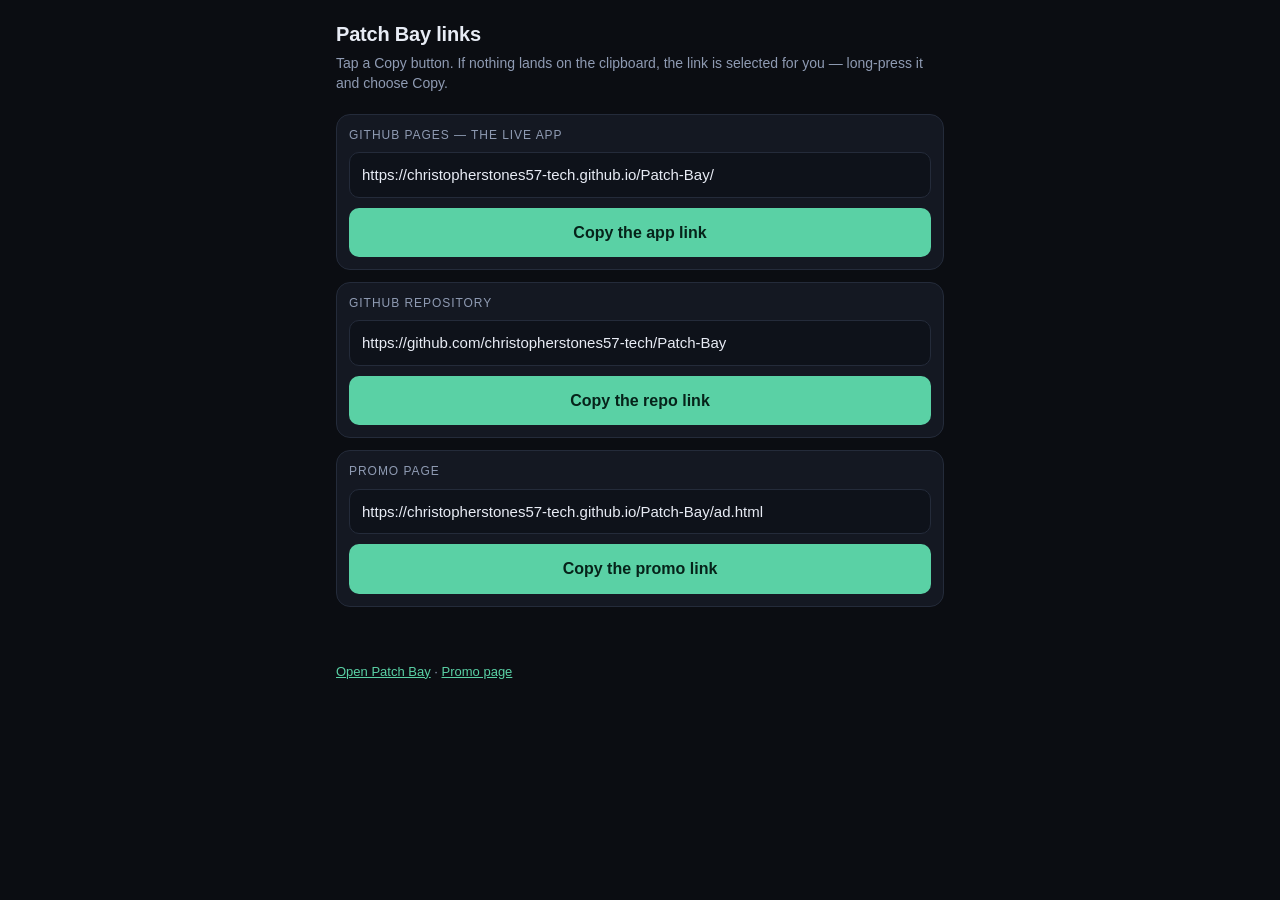
<file: links.html>
<!DOCTYPE html>
<html lang="en">
<head>
<meta charset="utf-8">
<meta name="viewport" content="width=device-width, initial-scale=1, viewport-fit=cover">
<meta name="theme-color" content="#0b0d12">
<title>Patch Bay links — copy</title>
<meta name="description" content="Copy buttons for Patch Bay's address: the live app, the repository and the promo page.">
<style>
  :root {
    --bg: #0b0d12;
    --card: #141822;
    --line: #242b3a;
    --text: #e8ecf5;
    --dim: #8f9bb3;
    --accent: #5ad1a5;
    --accent-ink: #06231a;
  }
  * { box-sizing: border-box; -webkit-tap-highlight-color: transparent; }
  html, body { margin: 0; background: var(--bg); color: var(--text); }
  body {
    font: 16px/1.45 -apple-system, BlinkMacSystemFont, "Segoe UI", Roboto, sans-serif;
    padding: max(20px, env(safe-area-inset-top)) 16px max(28px, env(safe-area-inset-bottom));
    max-width: 640px;
    margin: 0 auto;
    -webkit-text-size-adjust: 100%;
  }
  h1 { font-size: 20px; margin: 0 0 4px; letter-spacing: -0.01em; }
  p.hint { margin: 0 0 20px; color: var(--dim); font-size: 14px; }
  .row {
    background: var(--card);
    border: 1px solid var(--line);
    border-radius: 14px;
    padding: 12px;
    margin-bottom: 12px;
  }
  .label { font-size: 12px; text-transform: uppercase; letter-spacing: 0.08em; color: var(--dim); margin-bottom: 8px; }
  input.link {
    width: 100%;
    font: inherit;
    font-size: 15px;
    color: var(--text);
    background: #0e121a;
    border: 1px solid var(--line);
    border-radius: 10px;
    padding: 11px 12px;
    -webkit-user-select: text;
    user-select: text;
  }
  button.copy {
    display: block;
    width: 100%;
    margin-top: 10px;
    font: inherit;
    font-weight: 600;
    font-size: 16px;
    padding: 13px 14px;
    border: 0;
    border-radius: 10px;
    background: var(--accent);
    color: var(--accent-ink);
    cursor: pointer;
  }
  button.copy:active { transform: scale(0.99); }
  button.copy.done { background: #2b6b53; color: #eafef6; }
  #status { min-height: 22px; font-size: 14px; color: var(--dim); margin-top: 6px; }
  footer { margin-top: 22px; font-size: 13px; color: var(--dim); }
  footer a { color: var(--accent); }
</style>
</head>
<body>
<h1>Patch Bay links</h1>
<p class="hint">Tap a Copy button. If nothing lands on the clipboard, the link is selected for you — long-press it and choose Copy.</p>

<div class="row">
  <div class="label">GitHub Pages — the live app</div>
  <input class="link" id="u1" readonly value="https://christopherstones57-tech.github.io/Patch-Bay/" aria-label="Live app link" spellcheck="false">
  <button class="copy" type="button" data-for="u1">Copy the app link</button>
</div>

<div class="row">
  <div class="label">GitHub repository</div>
  <input class="link" id="u2" readonly value="https://github.com/christopherstones57-tech/Patch-Bay" aria-label="Repository link" spellcheck="false">
  <button class="copy" type="button" data-for="u2">Copy the repo link</button>
</div>

<div class="row">
  <div class="label">Promo page</div>
  <input class="link" id="u3" readonly value="https://christopherstones57-tech.github.io/Patch-Bay/ad.html" aria-label="Promo page link" spellcheck="false">
  <button class="copy" type="button" data-for="u3">Copy the promo link</button>
</div>

<div id="status" role="status" aria-live="polite"></div>

<footer>
  <a href="./index.html">Open Patch Bay</a> · <a href="./ad.html">Promo page</a>
</footer>

<script>
  var statusEl = document.getElementById('status');

  function say(text) {
    statusEl.textContent = text;
    clearTimeout(say.timer);
    say.timer = setTimeout(function () { statusEl.textContent = ''; }, 4000);
  }

  function selectAll(input) {
    try {
      input.focus();
      input.setSelectionRange(0, input.value.length);
    } catch (e) { /* a read-only input still allows a manual selection */ }
  }

  // A browser that will not hand the page the clipboard — an app's own web view,
  // say — still runs execCommand, which copies what is selected.
  function legacyCopy(text) {
    var ta = document.createElement('textarea');
    ta.value = text;
    ta.setAttribute('readonly', '');
    ta.style.position = 'fixed';
    ta.style.top = '0';
    ta.style.left = '0';
    ta.style.width = '1px';
    ta.style.height = '1px';
    ta.style.opacity = '0';
    document.body.appendChild(ta);
    ta.focus();
    ta.select();
    var ok = false;
    try { ok = document.execCommand('copy'); } catch (e) { ok = false; }
    document.body.removeChild(ta);
    return ok;
  }

  function copy(input, button) {
    var text = input.value;
    selectAll(input);

    function finish(ok) {
      if (ok) {
        button.classList.add('done');
        say('Copied: ' + text);
        setTimeout(function () { button.classList.remove('done'); }, 1600);
      } else {
        say('Could not copy by itself — the link is selected, long-press it and choose Copy.');
      }
    }

    if (navigator.clipboard && navigator.clipboard.writeText) {
      navigator.clipboard.writeText(text).then(function () {
        finish(true);
      }, function () {
        finish(legacyCopy(text));
      });
    } else {
      finish(legacyCopy(text));
    }
  }

  var buttons = document.querySelectorAll('button.copy');
  for (var i = 0; i < buttons.length; i++) {
    (function (button) {
      button.addEventListener('click', function (event) {
        event.preventDefault();
        copy(document.getElementById(button.getAttribute('data-for')), button);
      });
    })(buttons[i]);
  }

  var inputs = document.querySelectorAll('input.link');
  for (var j = 0; j < inputs.length; j++) {
    (function (input) {
      input.addEventListener('focus', function () { selectAll(input); });
      input.addEventListener('click', function () { selectAll(input); });
    })(inputs[j]);
  }
</script>
</body>
</html>
</file>
<file: css/app.css>
:root {
  --bg: #080b10;
  --panel: #161a22;
  --line: #2a3040;
  --text: #e8ecf5;
  --muted: #8b93a7;
  --accent: #5ce1e6;
  /* The accent at a few strengths, so that rims, glows and tints are all one
     colour rather than each their own guess at it. */
  --accent-soft: rgba(92, 225, 230, 0.16);
  --accent-glow: rgba(92, 225, 230, 0.45);
  --lyric: #b06bd0;
  --lyric-soft: rgba(176, 107, 208, 0.18);
  --edge: rgba(255, 255, 255, 0.07);
  --shadow: 0 8px 20px rgba(0, 0, 0, 0.5);
  color-scheme: dark;
}

* { box-sizing: border-box; }

html, body {
  margin: 0;
  height: 100%;
  /* The instrument is the whole of the page, so the page itself never scrolls:
     what scrolls is the rack, and the sheets laid over it. A page that can
     scroll is a page that slides the transport and the keys off the bottom of a
     phone's screen. */
  overflow: hidden;
  /* Two pools of light behind the panels, so the dark edges of the page read as
     depth rather than as one flat black. */
  background:
    radial-gradient(1200px 620px at 50% -12%, rgba(48, 92, 114, 0.32), transparent 68%),
    radial-gradient(900px 520px at 88% 112%, rgba(96, 52, 118, 0.26), transparent 70%),
    var(--bg);
  color: var(--text);
  font-family: ui-monospace, SFMono-Regular, Menlo, monospace;
  overscroll-behavior: none;
  -webkit-text-size-adjust: 100%;
}

#app {
  display: flex;
  flex-direction: column;
  /* Exactly as tall as the screen the browser is showing. On a phone the address
     bar and the toolbar come and go, and a page laid out to a guessed height
     leaves the transport and the keys just past the bottom of the screen with
     the rack stretched over the room they should have had: js/main.js measures
     the window into --app-h and this follows it. The viewport units are what the
     first frame uses, before that measurement has arrived. Only the rack inside
     gives when the two bars above and below it want more room, so the options
     and the keys are always on screen. */
  height: 100vh;
  height: 100dvh;
  height: var(--app-h, 100dvh);
  overflow: hidden;
}

/* Top bar ---------------------------------------------------------------- */

#topbar {
  border-bottom: 1px solid var(--line);
  background: linear-gradient(#1c2230, #12161e 72%, #10131a);
  box-shadow: inset 0 1px 0 rgba(255, 255, 255, 0.05), 0 8px 20px rgba(0, 0, 0, 0.35);
  padding: 6px 8px;
  padding-top: calc(6px + env(safe-area-inset-top));
  display: flex;
  flex-direction: column;
  gap: 6px;
  /* The bars keep the height their wrapped rows need; it is the rack between
     them that gives, so nothing here is ever cut off the screen. */
  flex: 0 0 auto;
}

.bar-row {
  display: flex;
  flex-wrap: wrap;
  align-items: center;
  gap: 6px;
}
.bar-row::-webkit-scrollbar { display: none; }

/* Toolbar buttons wrap; modules are added from the picker sheet. */

button {
  font: inherit;
  font-size: 11px;
  color: var(--text);
  background: linear-gradient(#252c3b, #1a1f2b);
  border: 1px solid var(--line);
  border-radius: 7px;
  padding: 7px 10px;
  white-space: nowrap;
  cursor: pointer;
  /* A toolbar of flat rectangles reads as a wireframe: one inset highlight and
     a soft shadow give every button a little thickness of its own. */
  box-shadow: inset 0 1px 0 rgba(255, 255, 255, 0.07), 0 1px 3px rgba(0, 0, 0, 0.45);
  transition: background 0.12s ease, border-color 0.12s ease, box-shadow 0.12s ease;
  -webkit-tap-highlight-color: transparent;
}
button:active {
  transform: scale(0.97);
  background: linear-gradient(#1a202c, #141922);
  box-shadow: inset 0 2px 5px rgba(0, 0, 0, 0.55);
}
button:disabled { opacity: 0.5; }
@media (hover: hover) {
  button:hover {
    background: linear-gradient(#2b3346, #1e2431);
    border-color: #3a4459;
  }
}
:focus-visible { outline: 2px solid var(--accent); outline-offset: 2px; }
button.primary {
  background: linear-gradient(#225157, #16343a);
  border-color: #2f7d83;
  color: #b9f6f9;
  box-shadow: inset 0 1px 0 rgba(180, 255, 255, 0.14), 0 0 14px -4px var(--accent-glow);
}
button.primary.on { background: linear-gradient(#12504f, #0e3a3c); color: var(--accent); }
button.on {
  background: linear-gradient(#4a2a52, #331d3a);
  border-color: #7a3d86;
  color: #f2b6ff;
  box-shadow: inset 0 1px 0 rgba(255, 200, 255, 0.12), 0 0 14px -5px rgba(216, 130, 240, 0.8);
}
#btn-clear-rack {
  background: linear-gradient(#4b232c, #331920);
  border-color: #7d3542;
  color: #ffb3c0;
}
#btn-mic.on { background: linear-gradient(#12504f, #0e3a3c); border-color: #2b6b70; color: var(--accent); }

.mini {
  display: inline-flex;
  align-items: center;
  gap: 4px;
  font-size: 10px;
  color: var(--muted);
  white-space: nowrap;
}
/* The master Vol slider, drawn like the rack's own, so the page reads as one
   instrument rather than a form with a range input in it. */
.mini input[type=range] {
  width: 74px;
  -webkit-appearance: none;
  appearance: none;
  height: 16px;
  background: transparent;
}
.mini input[type=range]::-webkit-slider-runnable-track {
  height: 4px;
  border-radius: 3px;
  background: linear-gradient(#0d1118, #232b3a);
  box-shadow: inset 0 1px 2px rgba(0, 0, 0, 0.7);
}
.mini input[type=range]::-webkit-slider-thumb {
  -webkit-appearance: none;
  width: 13px;
  height: 13px;
  margin-top: -4.5px;
  border-radius: 50%;
  background: radial-gradient(circle at 50% 35%, #d8feff, var(--accent) 62%, #1c8d94);
  box-shadow: 0 0 8px var(--accent-glow), 0 1px 2px rgba(0, 0, 0, 0.6);
}
.mini input[type=range]::-moz-range-track {
  height: 4px;
  border-radius: 3px;
  background: #232b3a;
}
.mini input[type=range]::-moz-range-thumb {
  width: 13px;
  height: 13px;
  border: none;
  border-radius: 50%;
  background: var(--accent);
  box-shadow: 0 0 8px var(--accent-glow);
}

/* The master meter: how much the rack is actually sending out, beside the Vol
   slider. Full while the phone is quiet means the loss is after the page. */
.meter {
  position: relative;
  display: inline-block;
  width: 5px;
  height: 16px;
  background: #10141b;
  border: 1px solid var(--line);
  border-radius: 2px;
  overflow: hidden;
  box-shadow: inset 0 0 4px rgba(0, 0, 0, 0.8), 0 0 6px -2px var(--accent-glow);
}
.meter > i {
  position: absolute;
  left: 0;
  right: 0;
  bottom: 0;
  height: 0;
  background: linear-gradient(#7de3a4, #f0d060 70%, #ff6b6b);
  transition: height 0.06s linear;
}
.mini input[type=number] {
  width: 54px;
  background: #10141b;
  color: var(--text);
  border: 1px solid var(--line);
  border-radius: 6px;
  padding: 4px 6px;
  font: inherit;
  font-size: 11px;
}

/* The tune's name, on the top row of the app: the name every file it is
   exported as is written under. It is one line whatever the name is — a long
   one is cut with an ellipsis rather than pushing the toolbar down — and a tap
   turns it into a box to rename the tune in. */
.title-row {
  flex-wrap: nowrap;
  gap: 6px;
}
.tune-label {
  flex: 0 0 auto;
  font-size: 10px;
  letter-spacing: 0.12em;
  text-transform: uppercase;
  color: var(--muted);
}
/* Written against the top bar, so the tighter phone rules below do not shrink
   the tune's own name to a toolbar button's size. */
#topbar #btn-tune-name {
  flex: 1 1 auto;
  min-width: 0;
  overflow: hidden;
  text-overflow: ellipsis;
  text-align: left;
  font-size: 13px;
  padding: 8px 10px;
  background: linear-gradient(#0f1a1d, #0b1418);
  border-color: #2a4a4f;
  color: var(--accent);
  box-shadow: inset 0 1px 0 rgba(255, 255, 255, 0.05), 0 0 14px -6px var(--accent-glow);
}
#topbar #btn-tune-name.unnamed { color: var(--muted); }
#tune-name-input {
  flex: 1 1 auto;
  min-width: 0;
  appearance: none;
  -webkit-appearance: none;
  background: #0d1a1c;
  color: var(--text);
  border: 1px solid #2b6b70;
  border-radius: 7px;
  padding: 7px 9px;
  font: inherit;
  font-size: 13px;
}
#tune-name-input:focus { outline: none; }
#tune-name-input::placeholder { color: #5f6779; }

/* The visitor counter, at the right of the title row: how many different people
   have opened the app and how many times in all. The two numbers are stacked so
   it costs the tune's name as little width as it can, and it is hidden until
   js/counter.js has a number to put in it. */
.viewer-count {
  flex: 0 0 auto;
  display: flex;
  flex-direction: column;
  align-items: flex-end;
  gap: 1px;
  padding: 3px 7px;
  border: 1px solid #24303c;
  border-radius: 7px;
  background: linear-gradient(#0f151d, #0b1017);
  box-shadow: inset 0 1px 0 rgba(255, 255, 255, 0.04);
  font-size: 8px;
  line-height: 1.2;
  letter-spacing: 0.1em;
  text-transform: uppercase;
  white-space: nowrap;
  color: var(--muted);
}
.viewer-count[hidden],
.viewer-stat[hidden] { display: none; }
.viewer-stat {
  display: flex;
  align-items: baseline;
  gap: 3px;
}
.viewer-stat b {
  font-size: 11px;
  font-weight: 700;
  letter-spacing: 0;
  font-variant-numeric: tabular-nums;
  color: var(--accent);
}
.viewer-stat i { font-style: normal; }

/* The way out to the page that explains the instrument: one word at the end of
   the title row, in the same quiet grey as the counter beside it, so the tune's
   name keeps its width and nothing new is asked of a thumb. */
.about-link {
  flex: 0 0 auto;
  padding: 3px 8px;
  border: 1px solid #24303c;
  border-radius: 7px;
  background: linear-gradient(#0f151d, #0b1017);
  box-shadow: inset 0 1px 0 rgba(255, 255, 255, 0.04);
  font-size: 8px;
  line-height: 1.4;
  letter-spacing: 0.1em;
  text-transform: uppercase;
  text-decoration: none;
  white-space: nowrap;
  color: var(--muted);
  -webkit-tap-highlight-color: transparent;
}
.about-link:active { color: var(--accent); border-color: #2f7d83; }
@media (hover: hover) {
  .about-link:hover { color: var(--accent); border-color: #2f7d83; }
}

/* A phone's screen, top to bottom -----------------------------------------
   The toolbar and the transport have grown along with the rack's features, and
   on a phone every row they wrap into is taken straight out of the module view:
   left at their desk size they fill most of the screen between them and leave a
   patch a sliver of it, too small to see a card in. Everything inside both bars
   is sized down here — shorter rows, tighter buttons and labels, a narrower Vol
   slider, a slimmer mixer and keybed — so that the whole instrument, the rack
   included, fits one screen. */

@media (max-width: 700px) {
  /* The bars themselves: less padding, and a tighter gap between their rows. */
  #topbar,
  #transport {
    padding-left: 5px;
    padding-right: 5px;
    gap: 4px;
  }
  #topbar {
    padding-top: calc(4px + env(safe-area-inset-top));
    padding-bottom: 4px;
  }
  #transport {
    padding-top: 4px;
    padding-bottom: calc(4px + env(safe-area-inset-bottom));
  }
  #topbar .bar-row,
  #transport .bar-row { gap: 3px; }

  /* Toolbar buttons. */
  #topbar button {
    font-size: 9px;
    padding: 3px 5px;
    border-radius: 6px;
  }

  /* The tune's own name is not a toolbar button, and keeps a size worth
     reading; the two lines of the title row keep their height from it. */
  #topbar #btn-tune-name { font-size: 12px; padding: 5px 8px; }
  #tune-name-input { font-size: 12px; padding: 5px 8px; }
  .tune-label { font-size: 9px; letter-spacing: 0.08em; }

  /* The visitor counter: the same two numbers in less of the row. */
  .viewer-count { font-size: 7px; padding: 2px 5px; gap: 0; }
  .viewer-stat b { font-size: 10px; }

  /* The link to the page that explains the app: smaller still, still a target. */
  .about-link { font-size: 7px; padding: 2px 5px; }

  /* Vol and BPM, on a narrower track. */
  .mini { font-size: 9px; gap: 3px; }
  .mini input[type=range] { width: 46px; }
  .mini input[type=number] { width: 44px; font-size: 10px; padding: 3px 4px; }
  .meter { height: 14px; }
}

/* Module picker sheet ----------------------------------------------------- */

.sheet {
  position: fixed;
  inset: 0;
  z-index: 200;
  display: none;
}
.sheet.open { display: block; }

.sheet-backdrop {
  position: absolute;
  inset: 0;
  background: rgba(4, 6, 10, 0.68);
  -webkit-backdrop-filter: blur(3px);
  backdrop-filter: blur(3px);
}

.sheet-panel {
  position: absolute;
  left: 0;
  right: 0;
  bottom: 0;
  display: flex;
  flex-direction: column;
  max-height: 80vh;
  overflow: hidden;
  background: linear-gradient(#1a202b, #12161f 55%, #0e121a);
  border-top: 1px solid #333c50;
  border-radius: 14px 14px 0 0;
  box-shadow: 0 -14px 40px rgba(0, 0, 0, 0.6), inset 0 1px 0 rgba(255, 255, 255, 0.06);
  padding-bottom: env(safe-area-inset-bottom);
}

/* The little grab bar every sheet carries at its top, the way a phone's own
   sheets do. The panel is a flex column, so it is simply its first item. */
.sheet-panel::before {
  content: '';
  flex: 0 0 auto;
  align-self: center;
  width: 40px;
  height: 4px;
  margin: 8px 0 0;
  border-radius: 2px;
  background: #3a4358;
}

.sheet-head {
  flex: 0 0 auto;
  display: flex;
  align-items: center;
  gap: 8px;
  padding: 10px 12px;
  border-bottom: 1px solid var(--line);
  background: linear-gradient(#1d2431, #171c26);
  box-shadow: inset 0 1px 0 rgba(255, 255, 255, 0.05);
}
.sheet-head h2 {
  flex: 1;
  margin: 0;
  font-size: 13px;
  letter-spacing: 0.08em;
  text-transform: uppercase;
  color: var(--text);
}

/* The hint is a line of its own between the sheet's controls and its list, so it
   must never be squeezed: a flex column shrinks every item that can give, and a
   hint shorter than its own text would let the list scroll up through it. Its
   own colour is the panel's, so nothing shows through it in any case. */
.sheet-hint {
  flex: 0 0 auto;
  margin: 0;
  padding: 8px 12px 0;
  background: #171c27;
  font-size: 10px;
  line-height: 1.4;
  color: var(--muted);
}

/* Search box above the module list. Its own Clear button replaces the browser's
   native one, so every browser offers the same way out of a search. The Search
   button sits under the box: it applies the term and puts the keyboard away, so
   the matches underneath it can be seen on a phone. */
.sheet-search {
  flex: 0 0 auto;
  display: flex;
  flex-direction: column;
  gap: 6px;
  margin: 0;
  padding: 10px 12px 0;
}
.sheet-search-row {
  display: flex;
  gap: 6px;
}
.sheet-search input {
  flex: 1;
  min-width: 0;
  appearance: none;
  -webkit-appearance: none;
  background: #10141b;
  color: var(--text);
  border: 1px solid var(--line);
  border-radius: 7px;
  padding: 7px 9px;
  font: inherit;
  font-size: 12px;
}
.sheet-search input::placeholder { color: #5f6779; }
.sheet-search input:focus {
  outline: none;
  border-color: #2b6b70;
  background: #0d1a1c;
}
.sheet-search-clear {
  font-size: 10px;
  padding: 6px 9px;
}
.sheet-search-go {
  width: 100%;
  font-size: 10px;
  letter-spacing: 0.06em;
  text-transform: uppercase;
}

/* The list is the one item of a sheet that gives: it takes whatever height the
   controls and the hint leave and scrolls inside it. */
.sheet-list {
  flex: 1 1 auto;
  display: grid;
  gap: 6px;
  min-height: 0;
  padding: 8px 12px 12px;
  overflow-y: auto;
  -webkit-overflow-scrolling: touch;
}

/* The published page's badge sits over the bottom right corner of the sheet as
   it does over the transport, so leave room under the last row for it. */
body:has(> freemilk-badge) .sheet-list {
  padding-bottom: calc(12px + 48px);
}

.module-option {
  display: flex;
  flex-direction: column;
  gap: 3px;
  align-items: flex-start;
  text-align: left;
  white-space: normal;
  padding: 9px 11px;
  border-radius: 9px;
  background: linear-gradient(hsl(var(--hue) 32% 17%), hsl(var(--hue) 30% 11%));
  border-color: hsl(var(--hue) 40% 29%);
  box-shadow: inset 0 1px 0 rgba(255, 255, 255, 0.05), 0 1px 3px rgba(0, 0, 0, 0.35);
}
@media (hover: hover) {
  .module-option:hover {
    background: linear-gradient(hsl(var(--hue) 34% 22%), hsl(var(--hue) 32% 14%));
    border-color: hsl(var(--hue) 55% 42%);
  }
}
/* A plain [hidden] rule is not enough against the flex display above. */
.module-option[hidden] { display: none; }
.module-option-name {
  font-size: 12px;
  letter-spacing: 0.06em;
  text-transform: uppercase;
  color: hsl(var(--hue) 75% 80%);
}
.module-option-desc {
  font-size: 10px;
  line-height: 1.45;
  color: #9aa3b6;
}

/* One heading per family of modules in the picker, in the family's colour, so
   the list reads as groups rather than one long run of buttons. */
.module-group-head {
  grid-column: 1 / -1;
  display: flex;
  align-items: center;
  gap: 8px;
  margin: 10px 2px 0;
  font-size: 10px;
  letter-spacing: 0.14em;
  text-transform: uppercase;
  color: hsl(var(--hue, 210) 65% 76%);
  white-space: nowrap;
}
.module-group-head::after {
  content: '';
  flex: 1;
  height: 1px;
  background: hsl(var(--hue, 210) 40% 32%);
}
/* A plain [hidden] rule is not enough against the flex display above. */
.module-group-head[hidden] { display: none; }

@media (min-width: 700px) {
  .sheet-panel {
    max-width: 720px;
    margin: 0 auto;
  }
  .sheet-list { grid-template-columns: 1fr 1fr; }
}

/* Rack and cables -------------------------------------------------------- */

#rack {
  flex: 1;
  min-height: 0;
  overflow: auto;
  background-color: #080a0f;
  /* Graph paper with a light behind it: dots every 20px, a rule every 40px, and
     a soft pool of accent colour at the top of the rack, so a patch sits on a
     floor rather than in a void. */
  background-image:
    radial-gradient(120% 70% at 50% -10%, rgba(92, 225, 230, 0.07), transparent 60%),
    radial-gradient(rgba(255, 255, 255, 0.07) 1px, transparent 1.4px),
    linear-gradient(rgba(255, 255, 255, 0.022) 1px, transparent 1px),
    linear-gradient(90deg, rgba(255, 255, 255, 0.022) 1px, transparent 1px);
  background-size: 100% 100%, 20px 20px, 40px 40px, 40px 40px;
  -webkit-overflow-scrolling: touch;
}

#board {
  position: relative;
  min-width: 100%;
  min-height: 100%;
}

#cables {
  position: absolute;
  top: 0;
  left: 0;
  pointer-events: none;
  overflow: visible;
}

#cables .cable {
  fill: none;
  stroke-width: 3;
  stroke-linecap: round;
  pointer-events: stroke;
  opacity: 0.92;
}

#cables .cable.temp {
  stroke: #ffffff;
  stroke-dasharray: 6 6;
  opacity: 0.6;
  pointer-events: none;
}

/* Module cards ----------------------------------------------------------- */

.card {
  position: absolute;
  width: 215px;
  background: linear-gradient(180deg, #1e2532, #141922 62%, #11151d);
  border: 1px solid hsl(var(--hue) 32% 30%);
  border-radius: 11px;
  /* A card is a piece of hardware: its own colour along the top edge, a lit
     bevel inside it, and a shadow that sits it on the board. */
  box-shadow: 0 10px 22px rgba(0, 0, 0, 0.5), 0 2px 4px rgba(0, 0, 0, 0.45),
    inset 0 1px 0 rgba(255, 255, 255, 0.06);
  font-size: 10px;
}

.card.dragging {
  opacity: 0.92;
  z-index: 20;
  box-shadow: 0 18px 34px rgba(0, 0, 0, 0.6), 0 0 0 1px hsl(var(--hue) 80% 60% / 0.4);
}

.card-head {
  display: flex;
  align-items: center;
  gap: 6px;
  padding: 6px 8px;
  border-bottom: 1px solid hsl(var(--hue) 40% 34% / 0.55);
  background: linear-gradient(180deg, hsl(var(--hue) 42% 26% / 0.85), hsl(var(--hue) 38% 16% / 0.85));
  box-shadow: inset 0 2px 0 hsl(var(--hue) 85% 62% / 0.5);
  border-radius: 10px 10px 0 0;
  touch-action: none;
  cursor: grab;
}

.card-head .dot {
  width: 8px;
  height: 8px;
  border-radius: 50%;
  background: hsl(var(--hue) 85% 62%);
  box-shadow: 0 0 8px hsl(var(--hue) 85% 62%);
}

.card-head .tag {
  flex: 1;
  font-size: 11px;
  letter-spacing: 0.08em;
  text-transform: uppercase;
  color: hsl(var(--hue) 70% 84%);
}

.card-head .del {
  padding: 0 5px;
  line-height: 16px;
  font-size: 14px;
  background: transparent;
  border: none;
  color: var(--muted);
}

.card-body { display: flex; padding: 4px 0; }

.col {
  display: flex;
  flex-direction: column;
  justify-content: center;
  gap: 9px;
  padding: 4px 6px;
}
.col:empty { display: none; }

.params { flex: 1; min-width: 0; padding: 2px; }

/* The port labels sit just outside their dots, in the card's own gutter: a card
   with ports gives the sliders room for them, so "In" and "CV" no longer land
   on the start of a track, and "Out" and "Env" on the end of one. */
.card-body:has(.col.ins:not(:empty)) .params { padding-left: 20px; }
.card-body:has(.col.outs:not(:empty)) .params { padding-right: 20px; }

.port {
  position: relative;
  width: 16px;
  height: 16px;
  border-radius: 50%;
  background: radial-gradient(circle at 38% 32%, #1b2330, #05070b 72%);
  border: 2px solid hsl(var(--hue) 70% 55%);
  box-shadow: 0 0 8px -3px hsl(var(--hue) 85% 62%), inset 0 0 3px rgba(0, 0, 0, 0.9);
  touch-action: none;
  cursor: crosshair;
}
.port.kind-cv {
  border-color: hsl(var(--hue) 40% 70%);
  border-style: dashed;
}
.port.pending {
  box-shadow: 0 0 0 4px hsl(var(--hue) 80% 60% / 0.35), 0 0 14px hsl(var(--hue) 85% 62% / 0.7);
}

.port span {
  position: absolute;
  top: 50%;
  transform: translateY(-50%);
  font-size: 8px;
  color: var(--muted);
  white-space: nowrap;
  pointer-events: none;
}
.col.ins .port span { left: 18px; }
.col.outs .port span { right: 18px; }

.param {
  display: flex;
  flex-direction: column;
  gap: 1px;
  margin: 3px 0;
}
.param label {
  font-size: 9px;
  color: var(--muted);
  display: flex;
  justify-content: space-between;
  gap: 4px;
}
.param .val { color: hsl(var(--hue) 60% 76%); }

.param input[type=range] {
  -webkit-appearance: none;
  appearance: none;
  width: 100%;
  height: 14px;
  background: transparent;
}
.param input[type=range]::-webkit-slider-runnable-track {
  height: 4px;
  border-radius: 2px;
  background: linear-gradient(hsl(var(--hue) 30% 32% / 0.6), hsl(var(--hue) 30% 16% / 0.9));
  box-shadow: inset 0 1px 2px rgba(0, 0, 0, 0.7);
}
.param input[type=range]::-webkit-slider-thumb {
  -webkit-appearance: none;
  width: 14px;
  height: 14px;
  margin-top: -5px;
  border-radius: 50%;
  background: radial-gradient(circle at 50% 32%, hsl(var(--hue) 85% 86%), hsl(var(--hue) 75% 62%) 60%, hsl(var(--hue) 70% 34%));
  border: 1px solid #0b0d12;
  box-shadow: 0 0 9px -2px hsl(var(--hue) 85% 62%);
}
.param input[type=range]::-moz-range-track {
  height: 4px;
  border-radius: 2px;
  background: hsl(var(--hue) 30% 24%);
}
.param input[type=range]::-moz-range-thumb {
  width: 14px;
  height: 14px;
  border: 1px solid #0b0d12;
  border-radius: 50%;
  background: hsl(var(--hue) 75% 62%);
  box-shadow: 0 0 9px -2px hsl(var(--hue) 85% 62%);
}

.param select {
  width: 100%;
  font: inherit;
  font-size: 10px;
  background: #10141b;
  color: var(--text);
  border: 1px solid var(--line);
  border-radius: 5px;
  padding: 3px 4px;
}

.param.toggle {
  flex-direction: row;
  align-items: center;
  justify-content: space-between;
}
.param.toggle input { accent-color: hsl(var(--hue) 75% 60%); }

/* A card's controls, and the knobs among them ------------------------------
   Every continuous parameter is a knob: the modules are hardware, and a knob
   turns through 270° in the module's own colour with its name and its value
   under the dial. The dial itself is drawn by the .knob rules further down the
   file, where the mixer's five are; this is what a card's copy looks like, and
   the grid the parameters sit in — two knobs to a row, a menu or a switch across
   the whole card. A card is 215 pixels wide and gives a fifth of that to each
   column of ports, so two is what a dial and a readable value fit in. */

.card .params {
  display: grid;
  grid-template-columns: repeat(2, minmax(0, 1fr));
  gap: 5px 2px;
  align-content: start;
  align-items: start;
}
.card .params > * { grid-column: 1 / -1; }
.card .params > .knob-param { grid-column: span 1; }
.card .param { margin: 0; }

.card .knob {
  --knob-tint: hsl(var(--hue) 72% 62%);
  --knob-dark: hsl(var(--hue) 28% 28% / 0.8);
  --knob-glow: hsl(var(--hue) 85% 62% / 0.4);
  width: 100%;
  padding: 1px 0 0;
  gap: 1px;
}
.card .knob-dial { width: 32px; height: 32px; }
.card .knob-cap { inset: 4px; }
.card .knob-name,
.card .knob-val {
  display: block;
  max-width: 100%;
  overflow: hidden;
  text-overflow: ellipsis;
  white-space: nowrap;
  font-size: 8px;
  line-height: 10px;
  text-align: center;
}
.card .knob-name { color: var(--muted); }
.card .knob-val { font-size: 9px; font-weight: 700; color: hsl(var(--hue) 60% 78%); }
.card .knob.dragging .knob-val { color: hsl(var(--hue) 85% 88%); }

.sample-ui {
  display: flex;
  flex-direction: column;
  gap: 4px;
  margin: 6px 0;
}
.sample-ui button { font-size: 10px; padding: 5px; }
.sample-name {
  font-size: 8px;
  color: var(--muted);
  overflow: hidden;
  text-overflow: ellipsis;
  white-space: nowrap;
}
.sample-formats {
  font-size: 8px;
  letter-spacing: 0.05em;
  color: #6b7386;
}

canvas.scope {
  display: block;
  width: 100%;
  height: 56px;
  margin-top: 6px;
  background: linear-gradient(#0a0e14, #060910);
  border: 1px solid var(--line);
  border-radius: 6px;
  box-shadow: inset 0 0 12px rgba(0, 0, 0, 0.8), 0 0 10px -6px hsl(var(--hue, 210) 85% 62%);
}

/* Empty rack hint --------------------------------------------------------- */

.rack-empty {
  position: absolute;
  top: 40px;
  left: 24px;
  max-width: 300px;
  padding: 18px 20px;
  border: 1px dashed #37415a;
  border-radius: 12px;
  background: linear-gradient(rgba(26, 32, 43, 0.8), rgba(16, 20, 27, 0.8));
  box-shadow: inset 0 1px 0 rgba(255, 255, 255, 0.04), 0 10px 24px rgba(0, 0, 0, 0.35);
  color: var(--muted);
  font-size: 11px;
  line-height: 1.5;
  pointer-events: none;
}

.rack-empty h2 {
  margin: 0 0 6px;
  font-size: 12px;
  letter-spacing: 0.08em;
  text-transform: uppercase;
  color: var(--text);
}

.rack-empty p { margin: 0; }

/* A brief glow on the card a map tap jumped to, so it is easy to find once
   the rack has scrolled to it. */
.card.flash { animation: card-flash 1.4s ease-out; }

@keyframes card-flash {
  0%, 100% { box-shadow: 0 6px 16px rgba(0, 0, 0, 0.45); }
  35% {
    box-shadow: 0 0 0 3px hsl(var(--hue) 85% 62% / 0.85),
      0 6px 16px rgba(0, 0, 0, 0.45);
  }
}

/* Patch view: the whole patch, fitted to the screen ------------------------ */

#patch-view {
  position: fixed;
  inset: 0;
  z-index: 300;
  display: none;
  flex-direction: column;
  background-color: #080a0f;
  background-image:
    linear-gradient(rgba(255, 255, 255, 0.03) 1px, transparent 1px),
    linear-gradient(90deg, rgba(255, 255, 255, 0.03) 1px, transparent 1px);
  background-size: 40px 40px;
  padding-top: env(safe-area-inset-top);
}
#patch-view.open { display: flex; }

.patch-view-head {
  display: flex;
  align-items: center;
  gap: 8px;
  padding: 8px 10px;
  border-bottom: 1px solid var(--line);
  background: linear-gradient(#1c2230, #12161e 72%, #10131a);
  box-shadow: 0 8px 20px rgba(0, 0, 0, 0.4);
}
.patch-view-head h2 {
  margin: 0;
  font-size: 13px;
  letter-spacing: 0.08em;
  text-transform: uppercase;
}

#patch-view-info {
  flex: 1;
  min-width: 0;
  font-size: 10px;
  color: var(--muted);
  white-space: nowrap;
  overflow: hidden;
  text-overflow: ellipsis;
}

.patch-view-zoom {
  display: flex;
  gap: 4px;
}
.patch-view-zoom button {
  padding: 6px 9px;
  min-width: 32px;
  text-align: center;
}

.patch-view-body {
  position: relative;
  flex: 1;
  min-height: 0;
  padding: 8px;
}

/* The map is panned and zoomed with its own gestures, so the browser must keep
   its scrolling and double-tap zoom out of the way. */
#patch-map {
  display: block;
  width: 100%;
  height: 100%;
  touch-action: none;
  cursor: grab;
  user-select: none;
  -webkit-user-select: none;
}
#patch-map.grabbing { cursor: grabbing; }

#patch-map .map-cable {
  fill: none;
  stroke-width: 6;
  stroke-linecap: round;
  opacity: 0.9;
}

#patch-map .map-module { cursor: pointer; }
#patch-map .map-module:active { opacity: 0.65; }

#patch-map .map-name {
  font-family: inherit;
  font-size: 20px;
  font-weight: 600;
  letter-spacing: 0.04em;
}

.patch-view-empty {
  position: absolute;
  inset: 0;
  display: flex;
  align-items: center;
  justify-content: center;
  margin: 0;
  padding: 24px;
  font-size: 11px;
  line-height: 1.5;
  text-align: center;
  color: var(--muted);
  pointer-events: none;
}
.patch-view-empty[hidden] { display: none; }

.patch-view-hint {
  margin: 0;
  padding: 6px 12px calc(8px + env(safe-area-inset-bottom));
  border-top: 1px solid var(--line);
  font-size: 10px;
  color: var(--muted);
  text-align: center;
}

/* The published page's badge sits over the bottom right corner, so keep the
   hint above it, as the transport's buttons are kept above it. */
body:has(> freemilk-badge) .patch-view-hint {
  padding-bottom: calc(8px + env(safe-area-inset-bottom) + 48px);
}

/* The patch is a wide picture, so a phone held upright turns the whole view a
   quarter turn into landscape: the panel is laid out along the screen's long
   side, and turning the phone sideways shows it the way it was drawn. A screen
   that is already landscape needs none of this, and the browser's own layout
   takes over as soon as it is turned. */
@media (orientation: portrait) {
  #patch-view.open {
    top: 0;
    left: 100vw;
    left: 100dvw;
    right: auto;
    bottom: auto;
    width: 100vh;
    width: 100dvh;
    height: 100vw;
    height: 100dvw;
    transform-origin: top left;
    transform: rotate(90deg);
    /* The notch and the home bar travel with the device, not with the panel:
       the screen's top edge is the panel's left, its right edge the panel's
       top, and so on. */
    padding-top: env(safe-area-inset-right, 0px);
    padding-left: env(safe-area-inset-top, 0px);
    padding-right: env(safe-area-inset-bottom, 0px);
  }

  #patch-view.open .patch-view-hint {
    padding-bottom: calc(8px + env(safe-area-inset-left, 0px));
  }

  /* In the turned view the badge lands on the header's right end, not on the
     hint, so move Close out from under it and leave the hint alone. */
  body:has(> freemilk-badge) #patch-view.open .patch-view-hint {
    padding-bottom: calc(8px + env(safe-area-inset-left, 0px));
  }
  body:has(> freemilk-badge) #patch-view.open .patch-view-head {
    padding-right: 56px;
  }
}

/* Full-screen audio visualiser ------------------------------------------- */

#visualiser {
  position: fixed;
  inset: 0;
  z-index: 320;
  display: none;
  background:
    radial-gradient(90% 70% at 50% 45%, #0a1524, #03050a 72%);
}
#visualiser.open { display: block; }

#visualiser-canvas {
  display: block;
  width: 100%;
  height: 100%;
  touch-action: none;
}

.visualiser-hud {
  position: absolute;
  inset: 0;
  display: flex;
  align-items: flex-start;
  justify-content: space-between;
  gap: 8px;
  padding: calc(10px + env(safe-area-inset-top)) 12px 12px;
  pointer-events: none;
}
.visualiser-text {
  display: flex;
  flex-direction: column;
  gap: 2px;
  min-width: 0;
}
.visualiser-text strong {
  font-size: 13px;
  letter-spacing: 0.14em;
  text-transform: uppercase;
  color: #eaf6ff;
  text-shadow: 0 0 14px rgba(92, 225, 230, 0.7);
}
.visualiser-text span {
  font-size: 10px;
  color: #7f8ba3;
}
.visualiser-buttons {
  display: flex;
  gap: 6px;
  pointer-events: auto;
}

/* The visualiser's own keyboard: the transport's keybed laid along the bottom
   of the screen, so a patch can be played while the picture runs. Both octave
   buttons sit at the left, clear of anything the host paints in a corner. */
.visualiser-keyrow {
  position: absolute;
  left: 0;
  right: 0;
  bottom: 0;
  z-index: 2;
  display: flex;
  align-items: stretch;
  gap: 6px;
  padding: 0 10px calc(10px + env(safe-area-inset-bottom));
  pointer-events: auto;
}

.visualiser-keyrow .keys {
  height: 92px;
  opacity: 0.94;
}

#visualiser-oct-down,
#visualiser-oct-up {
  width: 34px;
  padding: 0;
  font-size: 18px;
  align-self: stretch;
  background: rgba(18, 24, 34, 0.72);
  border-color: rgba(120, 165, 205, 0.35);
  color: #d6ecff;
}

/* The same quarter turn as the patch view: a wide picture on a phone held
   upright, and the browser's own layout once it is turned. */
@media (orientation: portrait) {
  #visualiser.open {
    top: 0;
    left: 100vw;
    left: 100dvw;
    right: auto;
    bottom: auto;
    width: 100vh;
    width: 100dvh;
    height: 100vw;
    height: 100dvw;
    transform-origin: top left;
    transform: rotate(90deg);
  }
  #visualiser.open .visualiser-hud {
    padding-top: calc(10px + env(safe-area-inset-right, 0px));
    padding-left: calc(12px + env(safe-area-inset-top, 0px));
    padding-right: calc(12px + env(safe-area-inset-bottom, 0px));
  }
  body:has(> freemilk-badge) #visualiser.open .visualiser-buttons {
    padding-right: 56px;
  }
  /* The keyboard lies along the turned screen's bottom, so the insets move with
     it: the safe areas of the screen's left, top and bottom edges. */
  #visualiser.open .visualiser-keyrow {
    padding-bottom: calc(10px + env(safe-area-inset-left, 0px));
    padding-left: calc(10px + env(safe-area-inset-top, 0px));
    padding-right: calc(10px + env(safe-area-inset-bottom, 0px));
  }
}

/* Transport and keyboard ------------------------------------------------- */

#transport {
  border-top: 1px solid var(--line);
  background: linear-gradient(#161b25, #0d1016 62%, #0a0d13);
  box-shadow: inset 0 1px 0 rgba(255, 255, 255, 0.05), 0 -8px 22px rgba(0, 0, 0, 0.4);
  padding: 6px 8px;
  padding-bottom: calc(6px + env(safe-area-inset-bottom));
  display: flex;
  flex-direction: column;
  gap: 6px;
  /* As the toolbar above: the transport keeps the height of its rows and its
     keys, and the rack gives instead. */
  flex: 0 0 auto;
}

/* A published FreeMilk page carries a fixed "Made with FreeMilk" badge in the
   bottom right corner, over the app. It paints above the keyboard and the
   octave button, so taps there land on the badge instead: reserve its height
   below the transport on any page that has one. */
body:has(> freemilk-badge) #transport {
  padding-bottom: calc(6px + env(safe-area-inset-bottom) + 48px);
}

/* A window too short for the whole instrument — a phone whose browser is at its
   shortest, or a short window on a computer — cannot hold the toolbar, the
   transport and the rack at once. The rack is the one that gives: it keeps
   whatever the two bars above and below it leave, however little, and scrolls
   inside that, so the transport's buttons and the keys stay on screen instead of
   sitting inside a bar that has to be scrolled to reach them. The bars are
   tightened here and the keys lose a little height, which leaves the rack a strip
   worth patching in; only a window too short even for that lets a bar shrink and
   scroll inside itself. */
@media (max-height: 620px) {
  #topbar,
  #transport {
    flex: 0 1 auto;
    overflow-y: auto;
  }
  /* The keys are sized further down the file, so this is written against the
     keybed itself rather than the bare class, to be sure it wins. */
  #keyboard-wrap .keys { height: 64px; }
}

#song-info {
  font-size: 10px;
  color: #a4adc0;
  white-space: nowrap;
  padding: 3px 8px;
  border-radius: 999px;
  border: 1px solid rgba(255, 255, 255, 0.07);
  background: rgba(255, 255, 255, 0.045);
  box-shadow: inset 0 1px 0 rgba(255, 255, 255, 0.05);
}

/* The transport has grown as the toolbar did — Click and Quantize beside Rec,
   Play and Loop, and five knobs above the keys — and on a phone it is the
   biggest thing on the screen after the rack. Tighter buttons, a smaller dial and
   a slimmer keybed keep the whole of it below the patch. The octave buttons and
   the keys are outside a .bar-row, so they are sized on their own. */
@media (max-width: 700px) {
  #transport .bar-row button {
    font-size: 9px;
    padding: 3px 5px;
    border-radius: 6px;
  }
  /* The knobs are not transport buttons: their own padding is what shapes the
     dial, so the tighter button rule above is left off them. */
  #transport .bar-row .knob { padding: 1px 4px 0; font-size: 10px; }
  /* A channel button keeps a finger's width and loses its height. */
  #transport .bar-row button.chan { min-width: 26px; padding: 3px 5px; }
  #song-info { font-size: 9px; padding: 2px 6px; }

  /* The mixer: a smaller dial, still a ring with a pointer in it. Written against
     the transport because the knobs themselves are drawn further down the file. */
  #transport .chan-vol-row { padding: 2px 2px 1px; gap: 1px; }
  #transport .chan-vol { gap: 1px; }
  #transport .chan-vol-name { font-size: 8px; }
  #transport .chan-label { font-size: 9px; }
  #transport .knob-dial { width: 26px; height: 26px; }
  #transport .knob-val { font-size: 7px; line-height: 8px; }

  /* The keybed, two octaves under the fingers in less of the screen. */
  #keyboard-wrap { padding: 3px; gap: 4px; }
  #keyboard-wrap .keys { height: 68px; }
  #keyboard-wrap #oct-down,
  #keyboard-wrap #oct-up { width: 28px; font-size: 14px; }
  #keyboard-wrap .key .lbl { font-size: 7px; bottom: 3px; }
}

/* Recording channels and the mix sheet ------------------------------------ */

.chan-row { gap: 4px; }

/* One knob per channel, above the keys: the parts of a song are balanced
   against each other without leaving the keyboard. The row carries a little
   light of its own, so the five knobs read as a mixer rather than as part of
   the transport's buttons. */
.chan-vol-row {
  --knob-dark: rgba(255, 255, 255, 0.1);
  flex-wrap: nowrap;
  gap: 2px;
  padding: 4px 2px 3px;
  border-top: 1px solid rgba(255, 255, 255, 0.04);
  border-bottom: 1px solid rgba(255, 255, 255, 0.05);
  background: linear-gradient(180deg, rgba(92, 225, 230, 0.055), rgba(0, 0, 0, 0) 72%);
}

.chan-vol {
  /* The channel's number and its dial both take their colour from here; the
     lyric channel overrides it below. */
  --knob-tint: var(--accent);
  --knob-glow: rgba(92, 225, 230, 0.55);
  display: flex;
  align-items: center;
  justify-content: center;
  gap: 2px;
  flex: 1 1 0;
  min-width: 0;
}

.chan-vol-name {
  flex: 0 0 auto;
  font-size: 9px;
  font-weight: 700;
  line-height: 1;
  color: var(--knob-tint);
  opacity: 0.75;
}

/* A knob is a button with a dial in it, and no body of its own: the ring is the
   whole of what is drawn. It is turned by dragging up and down, because a
   finger on the dial would cover the very ring it is setting. Its padding is
   what gives it a touch target wider than the dial itself. */
.knob {
  display: flex;
  flex-direction: column;
  align-items: center;
  gap: 2px;
  flex: 0 0 auto;
  padding: 2px 5px 0;
  background: transparent;
  border: none;
  border-radius: 9px;
  box-shadow: none;
  color: var(--text);
  touch-action: none;
  cursor: ns-resize;
  -webkit-user-select: none;
  user-select: none;
  -webkit-tap-highlight-color: transparent;
}
/* The dial never scales under the finger: the arc is drawn on the ring, and a
   knob that shrank as it was touched would shift it about while dragging. */
.knob:hover,
.knob:active,
.knob.dragging {
  transform: none;
  background: transparent;
  border-color: transparent;
  box-shadow: none;
}
.knob:focus-visible { outline: 2px solid var(--knob-tint); outline-offset: 1px; }

/* The travel arc, as one conic gradient: unlit all the way round, lit from the
   start of the turn to --knob-sweep, which js/keyboard.js sets. The gradient
   begins at 225° — where the pointer rests at silence — and runs clockwise for
   270°; the rest of the circle is left out of the ring entirely. */
.knob-dial {
  position: relative;
  display: block;
  width: 32px;
  height: 32px;
  border-radius: 50%;
  background: conic-gradient(
    from 225deg,
    var(--knob-tint) 0deg,
    var(--knob-tint) var(--knob-sweep, 0deg),
    var(--knob-dark) var(--knob-sweep, 0deg),
    var(--knob-dark) 270deg,
    rgba(255, 255, 255, 0.02) 270deg
  );
  box-shadow: 0 1px 3px rgba(0, 0, 0, 0.55), 0 0 10px -3px var(--knob-glow);
}

/* The knurled cap inside the ring, with the pointer on it. The cap hides the
   middle of the gradient, which is what leaves the arc as a ring. */
.knob-cap {
  position: absolute;
  inset: 4px;
  border-radius: 50%;
  background: radial-gradient(circle at 50% 30%, #3d4759, #1d2431 58%, #0b0f16);
  box-shadow: inset 0 1px 0 rgba(255, 255, 255, 0.18), inset 0 -2px 5px rgba(0, 0, 0, 0.6),
    0 1px 2px rgba(0, 0, 0, 0.5);
}
.knob-cap::after {
  content: '';
  position: absolute;
  left: 50%;
  bottom: 50%;
  width: 2px;
  height: 44%;
  margin-left: -1px;
  border-radius: 1px;
  background: linear-gradient(#f2fbff, #93a9c0);
  box-shadow: 0 0 6px var(--knob-glow);
  transform-origin: 50% 100%;
  transform: rotate(var(--knob-angle, 0deg));
}

.knob-val {
  font-size: 8px;
  line-height: 10px;
  letter-spacing: 0.02em;
  font-variant-numeric: tabular-nums;
  color: var(--muted);
  white-space: nowrap;
}
.knob.dragging .knob-val { color: var(--knob-tint); }
.knob.off .knob-dial { box-shadow: 0 1px 3px rgba(0, 0, 0, 0.55); }
.knob.off .knob-val { color: #5f6779; }

/* Channel 5 is the lyric channel, so its knob carries the colour its button
   does. */
.chan-vol.lyric {
  --knob-tint: #b06bd0;
  --knob-glow: rgba(176, 107, 208, 0.6);
}


.chan-label {
  font-size: 10px;
  letter-spacing: 0.06em;
  text-transform: uppercase;
  color: var(--muted);
  margin-right: 2px;
}

button.chan {
  min-width: 32px;
  padding: 6px 8px;
  text-align: center;
}
button.chan.on {
  background: linear-gradient(#17585c, #0f3b3f);
  border-color: #34949a;
  color: var(--accent);
  box-shadow: inset 0 1px 0 rgba(180, 255, 255, 0.14), 0 0 14px -5px var(--accent-glow);
}
button.chan.has::after {
  content: "•";
  margin-left: 2px;
  color: #7de3a4;
  text-shadow: 0 0 8px rgba(125, 227, 164, 0.8);
}
button.chan.has.on::after { color: var(--accent); }

/* Channel 5 is the lyric channel: it records the voice rather than notes, so it
   is drawn in its own colour and always reads as the one that is not a keyboard
   part. */
button.chan.lyric {
  border-color: #6a3d86;
  color: #e6b6ff;
}
button.chan.lyric.on {
  background: linear-gradient(#533063, #351d3d);
  border-color: #b063c8;
  color: #ffd0ff;
  box-shadow: inset 0 1px 0 rgba(255, 200, 255, 0.16), 0 0 14px -5px rgba(216, 130, 240, 0.9);
}
button.chan.lyric.has::after { color: #e6b6ff; text-shadow: 0 0 8px rgba(230, 182, 255, 0.8); }

#btn-mix {
  margin-left: auto;
  background: #1d3b3f;
  border-color: #2b6b70;
  color: #b9f6ff;
}

.mix-option {
  border-color: var(--line);
  background: #171c26;
  border-radius: 9px;
}
#mix-wav {
  --hue: 205;
  border-color: #2a4a63;
  background: #14202c;
}
#mix-flac {
  --hue: 155;
  border-color: #285043;
  background: #12211c;
}
#mix-ogg {
  --hue: 275;
  border-color: #40305a;
  background: #1b1526;
}
#mix-song {
  --hue: 40;
  border-color: #5a4a28;
  background: #221c12;
}
#mix-song .module-option-name { color: #ffe0a3; }

/* Saved presets: a row per preset, with a delete button beside the one that
   loads it. */
.preset-row {
  display: flex;
  gap: 6px;
  align-items: stretch;
}
.preset-option {
  --hue: 210;
  flex: 1;
  min-width: 0;
}
.preset-del {
  padding: 0 12px;
  background: #3a1d24;
  border-color: #7d3542;
  color: #ffb3c0;
  font-size: 14px;
}

/* The octave buttons and the keys, in the frame around them: a press anywhere on
   it plays rather than selects, so its own menu is kept away too — the padding
   between the keys is part of the keybed under a thumb. */
#keyboard-wrap {
  display: flex;
  align-items: stretch;
  gap: 6px;
  padding: 4px;
  background: linear-gradient(#10141c, #0b0e15);
  border: 1px solid rgba(255, 255, 255, 0.055);
  border-radius: 9px;
  box-shadow: inset 0 1px 0 rgba(255, 255, 255, 0.04), 0 6px 14px rgba(0, 0, 0, 0.35);
  user-select: none;
  -webkit-user-select: none;
  -webkit-touch-callout: none;
}

#oct-down,
#oct-up {
  width: 34px;
  padding: 0;
  font-size: 16px;
  background: linear-gradient(#262e3e, #161b25);
  color: #cfe6f0;
}

/* The keybed is played by holding a key, sliding off it and coming back, so the
   press belongs to the patch and to nothing else. iOS takes a press that stays
   put on text for its own selection — the magnifier and the Copy menu — which
   opens over the keys while the note that started it still sounds, and takes the
   next tap for itself. The keys are not text and there is nothing on them to
   copy, so the selection and the callout it raises are both taken away here. */
.keys {
  position: relative;
  display: flex;
  flex: 1;
  height: 104px;
  touch-action: none;
  user-select: none;
  -webkit-user-select: none;
  -webkit-touch-callout: none;
  -webkit-tap-highlight-color: transparent;
}

.key {
  position: relative;
  cursor: pointer;
  /* Written on the key as well as on the bed: a press that starts on a key and a
     press that starts on the bed's own edge are answered the same way. */
  user-select: none;
  -webkit-user-select: none;
  -webkit-touch-callout: none;
}

.key.white {
  flex: 1;
  background: linear-gradient(#ffffff, #eef2f9 62%, #d2d9e6);
  border: 1px solid #8d97ab;
  border-radius: 0 0 6px 6px;
  margin-right: -1px;
  z-index: 1;
  box-shadow: inset 0 -5px 7px rgba(0, 0, 0, 0.12), inset 0 1px 0 #ffffff,
    0 2px 3px rgba(0, 0, 0, 0.3);
}

.key.black {
  position: absolute;
  top: 0;
  height: 62%;
  width: 4.1%;
  background: linear-gradient(#394254, #171c27 55%, #080b10);
  border: 1px solid #000000;
  border-radius: 0 0 5px 5px;
  z-index: 2;
  transform: translateX(-50%);
  box-shadow: 0 3px 6px rgba(0, 0, 0, 0.65), inset 0 1px 0 rgba(255, 255, 255, 0.12),
    inset 0 -3px 4px rgba(255, 255, 255, 0.05);
}

.key.white.active {
  background: linear-gradient(#dcf6ff, #93d2ff 68%, #6bb6f5);
  box-shadow: inset 0 -3px 8px rgba(0, 0, 0, 0.18), 0 0 14px rgba(120, 200, 255, 0.6);
}
.key.black.active {
  background: linear-gradient(#82baff, #2f5fbf);
  box-shadow: 0 2px 6px rgba(0, 0, 0, 0.6), 0 0 14px rgba(90, 150, 255, 0.55);
}

.key .lbl {
  position: absolute;
  bottom: 4px;
  left: 0;
  right: 0;
  text-align: center;
  font-size: 8px;
  color: #59617a;
  pointer-events: none;
}

#toast {
  position: fixed;
  /* The message is written at the left of the screen. A take's Stop sits at the
     right-hand end of the transport's row, so a message centred on the screen
     sat right over it; anchored to the left it stays well clear of the button.
     Left to itself the box is as wide as its words, so a long message — the
     running count of a take, say — wraps to two lines rather than into a tall
     block over the rack. */
  left: calc(8px + env(safe-area-inset-left));
  right: auto;
  max-width: 74vw;
  /* main.js lifts this above the transport before showing it, so a message
     never covers the transport's buttons; this is only a starting point. */
  bottom: calc(150px + env(safe-area-inset-bottom));
  transform: translate(0, 10px);
  background: linear-gradient(#242c3c, #171d28);
  border: 1px solid #39435a;
  color: var(--text);
  font-size: 11px;
  line-height: 1.35;
  padding: 8px 12px;
  border-radius: 9px;
  box-shadow: 0 14px 32px rgba(0, 0, 0, 0.55), inset 0 1px 0 rgba(255, 255, 255, 0.07);
  opacity: 0;
  pointer-events: none;
  transition: opacity 0.2s ease, transform 0.2s ease;
  text-align: left;
  z-index: 400;
}
#toast.show { opacity: 1; transform: translate(0, 0); }


/* The door before the card -------------------------------------------------
   Nothing may make a sound until the page has been touched, so the first thing
   on screen is one line of words asking for that touch. js/splash.js takes the
   press: it takes this away, puts the card up and plays the card's tune from the
   same press. */

#pre-splash {
  position: fixed;
  inset: 0;
  z-index: 950;
  display: flex;
  flex-direction: column;
  align-items: center;
  justify-content: center;
  gap: clamp(14px, 3.4vh, 30px);
  overflow: hidden;
  padding: 24px;
  text-align: center;
  background:
    radial-gradient(circle at 50% 46%, rgba(74, 30, 120, 0.9), rgba(9, 7, 20, 0.98) 64%),
    #05040c;
  cursor: pointer;
  touch-action: manipulation;
  -webkit-tap-highlight-color: transparent;
  -webkit-user-select: none;
  user-select: none;
  transition: opacity 0.45s ease;
  /* A last resort: a page whose script never arrived must not stay a door that
     will not open, so this stands aside by itself and leaves the app behind it. */
  animation: splash-away 0.9s ease 20s forwards;
}

#pre-splash.pre-splash-out {
  opacity: 0;
  pointer-events: none;
}

.pre-splash-kicker {
  margin: 0;
  font-family: "Arial Rounded MT Bold", "Marker Felt", "Chalkboard SE", "Arial Black", system-ui, sans-serif;
  font-weight: 900;
  font-size: clamp(26px, 9vw, 52px);
  line-height: 1.04;
  letter-spacing: 0.04em;
  color: hsl(300 92% 70%);
  text-shadow:
    0 0.03em 0 hsl(300 92% 52%),
    0 0.07em 0 hsl(300 90% 40%),
    0 0.11em 0 hsl(300 86% 28%),
    0 0 0.8em hsl(300 100% 66% / 0.5);
}

.pre-splash-start {
  margin: 0;
  max-width: 100%;
  font-family: ui-monospace, SFMono-Regular, Menlo, monospace;
  font-size: clamp(11px, 3.4vw, 13px);
  letter-spacing: 0.28em;
  text-indent: 0.28em;
  text-transform: uppercase;
  color: rgba(255, 240, 208, 0.86);
  text-shadow: 0 0 14px rgba(255, 214, 140, 0.6);
  animation: splash-breathe 2.4s ease-in-out infinite;
}

/* Splash -----------------------------------------------------------------
   The card that stands in front of the app while the rack is built: the maker's
   name in coloured, extruded letters over a starburst. js/splash.js splits the
   words into letters, gives each its own hue and plays the tune; this is only
   what they look like. */

#splash {
  position: fixed;
  inset: 0;
  z-index: 900;
  display: flex;
  align-items: center;
  justify-content: center;
  overflow: hidden;
  padding: 24px;
  background:
    radial-gradient(circle at 50% 46%, rgba(74, 30, 120, 0.9), rgba(9, 7, 20, 0.98) 64%),
    #05040c;
  cursor: pointer;
  touch-action: manipulation;
  -webkit-tap-highlight-color: transparent;
  -webkit-user-select: none;
  user-select: none;
  transition: opacity 0.6s ease, transform 0.6s ease;
}

/* Held back until the door is pressed. It is made invisible rather than taken
   out of the layout, because js/splash.js measures the card to fit it to the
   window before it is ever seen; its letters are held still as well, so their
   entrance and the turning starburst are spent for the press rather than for a
   wait nobody is watching. */
#splash.splash-waiting {
  opacity: 0;
  visibility: hidden;
  pointer-events: none;
  transition: none;
  animation: none;
}

#splash.splash-waiting .splash-rays,
#splash.splash-waiting .splash-rays.thin,
#splash.splash-waiting .splash-glow,
#splash.splash-waiting .splash-name,
#splash.splash-waiting .splash-letter,
#splash.splash-waiting .splash-tap {
  animation: none !important;
}

/* A last resort: if js/splash.js dies while the card is up, the card still
   stands aside rather than hiding the app behind it for good. It is counted
   from the moment the card comes up, not from the page's first frame. */
#splash:not(.splash-waiting) {
  animation: splash-away 0.8s ease 8s forwards;
}

#splash.splash-out {
  opacity: 0;
  transform: scale(1.06);
  pointer-events: none;
}

/* The starburst: two fans of beams, one turning slowly clockwise and one against
   it, so the light behind the name never sits still. */
.splash-rays {
  position: absolute;
  left: 50%;
  top: 50%;
  width: 200vmax;
  height: 200vmax;
  margin: -100vmax 0 0 -100vmax;
  pointer-events: none;
  background: repeating-conic-gradient(from 0deg,
    rgba(255, 226, 148, 0.3) 0deg 2deg,
    rgba(255, 226, 148, 0) 2deg 12deg);
  -webkit-mask-image: radial-gradient(circle, #000 4%, rgba(0, 0, 0, 0.6) 30%, transparent 58%);
  mask-image: radial-gradient(circle, #000 4%, rgba(0, 0, 0, 0.6) 30%, transparent 58%);
  animation: splash-spin 34s linear infinite;
}

.splash-rays.thin {
  background: repeating-conic-gradient(from 12deg,
    rgba(126, 226, 255, 0.26) 0deg 1.1deg,
    rgba(126, 226, 255, 0) 1.1deg 7deg);
  -webkit-mask-image: radial-gradient(circle, #000 2%, rgba(0, 0, 0, 0.45) 26%, transparent 52%);
  mask-image: radial-gradient(circle, #000 2%, rgba(0, 0, 0, 0.45) 26%, transparent 52%);
  animation: splash-spin 22s linear infinite reverse;
}

.splash-glow {
  position: absolute;
  width: 74vmin;
  height: 74vmin;
  border-radius: 50%;
  pointer-events: none;
  background: radial-gradient(circle,
    rgba(255, 246, 210, 0.5) 0%,
    rgba(255, 196, 120, 0.28) 26%,
    rgba(180, 110, 255, 0.18) 46%,
    transparent 70%);
  animation: splash-pulse 3.4s ease-in-out infinite;
}

.splash-card {
  position: relative;
  z-index: 1;
  max-width: 100%;
  text-align: center;
  perspective: 700px;
}

.splash-line {
  margin: 0;
  /* One unbroken line. A name that wrapped onto a second line would push the
     line under it off the bottom of the screen; js/splash.js measures the card
     and scales the whole of it down to fit the window instead. */
  white-space: nowrap;
  font-family: "Arial Rounded MT Bold", "Marker Felt", "Chalkboard SE", "Arial Black", system-ui, sans-serif;
  font-weight: 900;
  line-height: 1.04;
  letter-spacing: 0.02em;
  transform-style: preserve-3d;
}

.splash-made {
  font-size: clamp(20px, 7.5vw, 40px);
  letter-spacing: 0.14em;
}

.splash-name {
  font-size: clamp(46px, 17vw, 104px);
  animation: splash-hover 5.2s ease-in-out infinite;
}

.splash-site {
  font-size: clamp(26px, 10.5vw, 58px);
}

/* One letter, cut in colour: the flat colour on top, a stack of darker copies
   below it for the depth, a glow around it, and the gloss in ::after. The depth
   is measured in em, so the small words are cut as deeply as the big one. */
.splash-letter {
  display: inline-block;
  position: relative;
  color: hsl(var(--h, 300) 92% 62%);
  text-shadow:
    0 0.03em 0 hsl(var(--h, 300) 92% 52%),
    0 0.06em 0 hsl(var(--h, 300) 90% 46%),
    0 0.09em 0 hsl(var(--h, 300) 88% 40%),
    0 0.12em 0 hsl(var(--h, 300) 86% 34%),
    0 0.15em 0 hsl(var(--h, 300) 84% 28%),
    0 0.18em 0 hsl(var(--h, 300) 82% 22%),
    0 0.21em 0 hsl(var(--h, 300) 80% 17%),
    0 0.32em 0.5em rgba(0, 0, 0, 0.62),
    0 0 0.8em hsl(var(--h, 300) 100% 66% / 0.55);
  animation: splash-pop 0.72s cubic-bezier(0.18, 0.9, 0.32, 1.35) both;
  animation-delay: calc(var(--i, 0) * 42ms + 90ms);
}

.splash-letter::after {
  content: attr(data-ch);
  position: absolute;
  inset: 0;
  pointer-events: none;
  background: linear-gradient(180deg,
    rgba(255, 255, 255, 0.95) 0%,
    rgba(255, 255, 255, 0.55) 32%,
    rgba(255, 255, 255, 0) 52%);
  -webkit-background-clip: text;
  background-clip: text;
  color: transparent;
  -webkit-text-fill-color: transparent;
}

.splash-tap {
  margin: clamp(20px, 6vh, 46px) 0 0;
  font-family: ui-monospace, SFMono-Regular, Menlo, monospace;
  font-size: 12px;
  letter-spacing: 0.42em;
  text-indent: 0.42em;
  text-transform: uppercase;
  color: rgba(255, 240, 208, 0.86);
  text-shadow: 0 0 14px rgba(255, 214, 140, 0.6);
  animation: splash-breathe 2.4s ease-in-out infinite;
}

@keyframes splash-spin {
  from { transform: rotate(0deg); }
  to { transform: rotate(360deg); }
}

@keyframes splash-pulse {
  0%, 100% { opacity: 0.62; transform: scale(0.94); }
  50% { opacity: 1; transform: scale(1.08); }
}

@keyframes splash-pop {
  0% { opacity: 0; transform: translateY(26px) scale(0.55) rotate(-10deg); }
  70% { opacity: 1; }
  100% { opacity: 1; transform: translateY(0) scale(1) rotate(0deg); }
}

@keyframes splash-hover {
  0%, 100% { transform: translateY(0) rotate(-0.6deg); }
  50% { transform: translateY(-8px) rotate(0.6deg); }
}

@keyframes splash-breathe {
  0%, 100% { opacity: 0.45; }
  50% { opacity: 1; }
}

@keyframes splash-away {
  to { opacity: 0; visibility: hidden; }
}

@media (prefers-reduced-motion: reduce) {
  .splash-rays,
  .splash-rays.thin,
  .splash-glow,
  .splash-name,
  .splash-tap,
  .pre-splash-start,
  .splash-letter {
    animation: none !important;
  }
}
</file>
